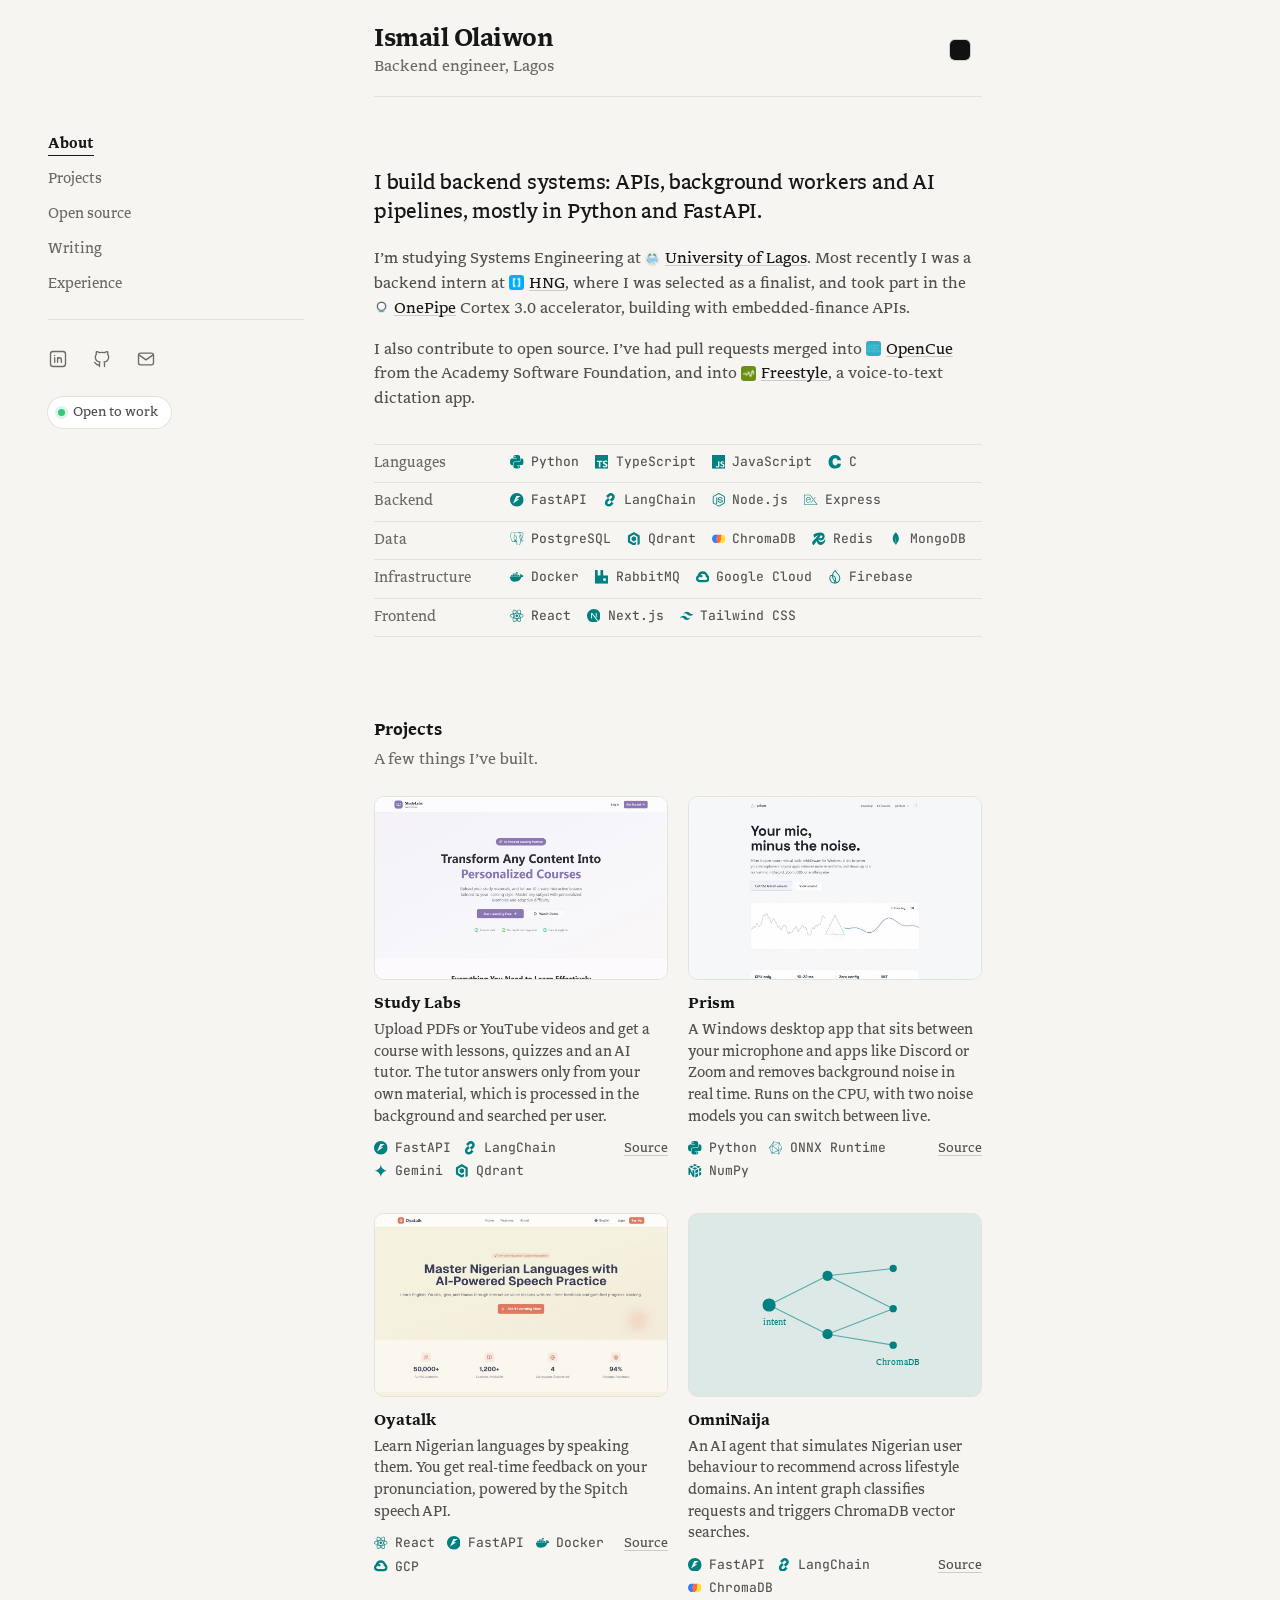
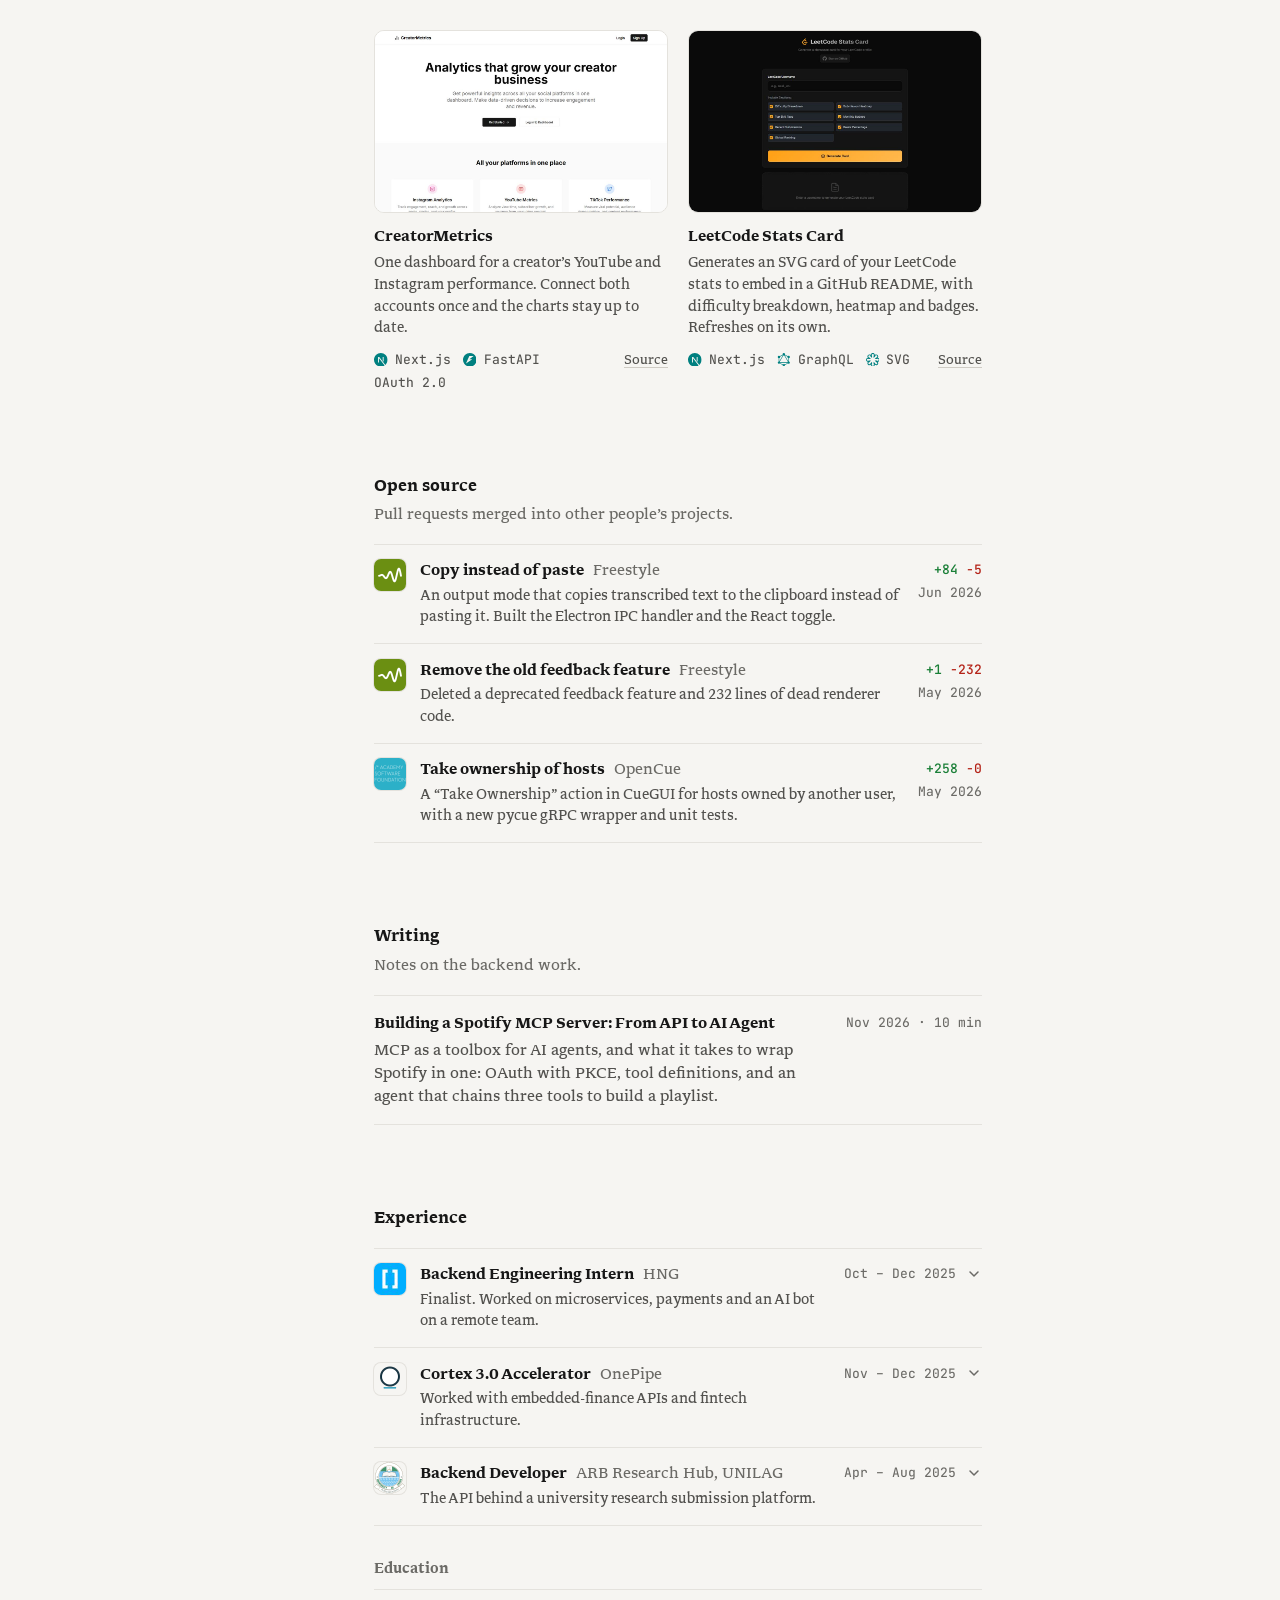
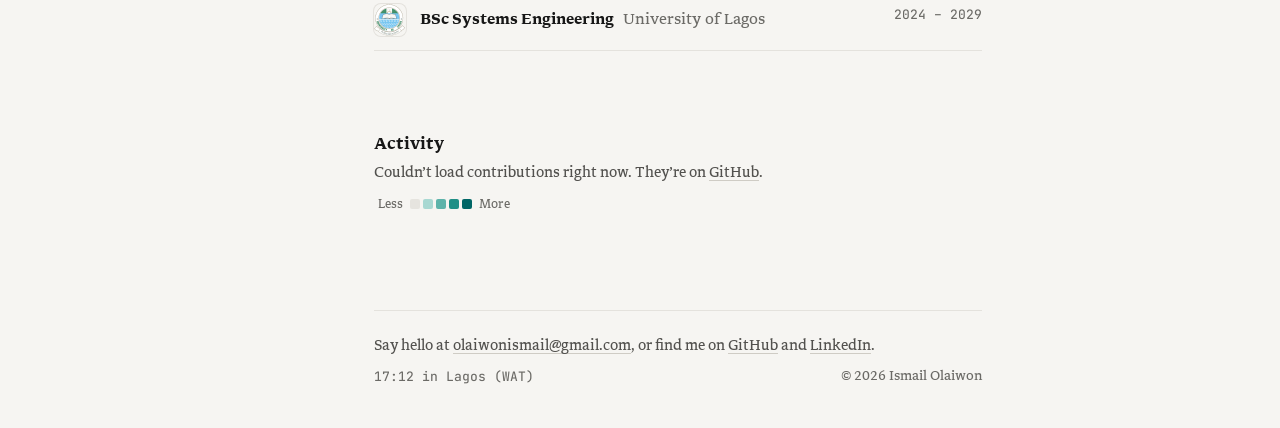
<file: index.html>
<!DOCTYPE html>
<html lang="en">

<head>
  <meta charset="UTF-8">
  <meta name="viewport" content="width=device-width, initial-scale=1.0">
  <title>Ismail Olaiwon — Backend Engineer in Lagos</title>
  <meta name="description"
    content="Ismail Olaiwon is a backend-focused full stack engineer in Lagos, Nigeria, building APIs, background workers and AI pipelines with Python, FastAPI and React.">
  <meta name="theme-color" content="#F6F5F2" media="(prefers-color-scheme: light)">
  <meta name="theme-color" content="#111113" media="(prefers-color-scheme: dark)">

  <!-- Apply saved theme before first paint -->
  <script>
    try {
      var savedTheme = localStorage.getItem('theme');
      if (savedTheme === 'light' || savedTheme === 'dark') document.documentElement.dataset.theme = savedTheme;
    } catch (e) {}
  </script>

  <link rel="canonical" href="https://olaiwon-ismail.vercel.app/">

  <!-- Open Graph -->
  <meta property="og:type" content="website">
  <meta property="og:title" content="Ismail Olaiwon — Backend Engineer in Lagos">
  <meta property="og:description" content="Backend-focused full stack engineer in Lagos, Nigeria. APIs, background workers and AI pipelines, mostly in Python and FastAPI.">
  <meta property="og:url" content="https://olaiwon-ismail.vercel.app/">
  <meta property="og:image" content="https://olaiwon-ismail.vercel.app/profile.jpg">
  <meta property="og:site_name" content="Ismail Olaiwon">
  <meta property="og:locale" content="en_US">

  <meta name="twitter:card" content="summary">
  <meta name="twitter:title" content="Ismail Olaiwon — Backend Engineer in Lagos">
  <meta name="twitter:description" content="Backend-focused full stack engineer in Lagos, Nigeria. APIs, background workers and AI pipelines, mostly in Python and FastAPI.">
  <meta name="twitter:image" content="https://olaiwon-ismail.vercel.app/profile.jpg">

  <!-- No favicon: an empty data URI tells the browser to show no tab icon
       and stops it falling back to a cached or auto-requested /favicon.ico. -->
  <link rel="icon" href="data:,">
  <link rel="apple-touch-icon" href="images/apple-touch-icon.png">

  <link rel="preload" href="fonts/Libron-Regular.woff2" as="font" type="font/woff2" crossorigin>
  <link rel="preload" href="fonts/Libron-Bold.woff2" as="font" type="font/woff2" crossorigin>
  <link rel="preload" href="fonts/JetBrainsMono.woff2" as="font" type="font/woff2" crossorigin>
  <link rel="preconnect" href="https://github-contributions-api.jogruber.de" crossorigin>

  <link rel="stylesheet" href="styles.css">

  <script type="application/ld+json">
  {
    "@context": "https://schema.org",
    "@type": "Person",
    "name": "Ismail Olaiwon",
    "jobTitle": "Backend-focused Full Stack Engineer",
    "url": "https://olaiwon-ismail.vercel.app",
    "image": "https://olaiwon-ismail.vercel.app/profile.jpg",
    "email": "mailto:olaiwonismail@gmail.com",
    "address": { "@type": "PostalAddress", "addressLocality": "Lagos", "addressCountry": "NG" },
    "alumniOf": { "@type": "CollegeOrUniversity", "name": "University of Lagos" },
    "knowsAbout": ["Python", "FastAPI", "React", "Next.js", "TypeScript", "Node.js", "PostgreSQL", "Redis", "RabbitMQ", "Docker", "Google Cloud", "LangChain"],
    "sameAs": [
      "https://github.com/olaiwonismail",
      "https://www.linkedin.com/in/ismail-olaiwon-186938324/"
    ]
  }
  </script>
</head>

<body>
  <svg xmlns="http://www.w3.org/2000/svg" class="icon-sprite" aria-hidden="true" focusable="false"><symbol id="i-c" viewBox="0 0 24 24"><path d="M16.5921 9.1962s-.354-3.298-3.627-3.39c-3.2741-.09-4.9552 2.474-4.9552 6.14 0 3.6651 1.858 6.5972 5.0451 6.5972 3.184 0 3.5381-3.665 3.5381-3.665l6.1041.365s.36 3.31-2.196 5.836c-2.552 2.5241-5.6901 2.9371-7.8762 2.9201-2.19-.017-5.2261.034-8.1602-2.97-2.938-3.0101-3.436-5.9302-3.436-8.8002 0-2.8701.556-6.6702 4.047-9.5502C7.444.72 9.849 0 12.254 0c10.0422 0 10.7172 9.2602 10.7172 9.2602z"/></symbol><symbol id="i-docker" viewBox="0 0 24 24"><path d="M13.983 11.078h2.119a.186.186 0 00.186-.185V9.006a.186.186 0 00-.186-.186h-2.119a.185.185 0 00-.185.185v1.888c0 .102.083.185.185.185m-2.954-5.43h2.118a.186.186 0 00.186-.186V3.574a.186.186 0 00-.186-.185h-2.118a.185.185 0 00-.185.185v1.888c0 .102.082.185.185.185m0 2.716h2.118a.187.187 0 00.186-.186V6.29a.186.186 0 00-.186-.185h-2.118a.185.185 0 00-.185.185v1.887c0 .102.082.185.185.186m-2.93 0h2.12a.186.186 0 00.184-.186V6.29a.185.185 0 00-.185-.185H8.1a.185.185 0 00-.185.185v1.887c0 .102.083.185.185.186m-2.964 0h2.119a.186.186 0 00.185-.186V6.29a.185.185 0 00-.185-.185H5.136a.186.186 0 00-.186.185v1.887c0 .102.084.185.186.186m5.893 2.715h2.118a.186.186 0 00.186-.185V9.006a.186.186 0 00-.186-.186h-2.118a.185.185 0 00-.185.185v1.888c0 .102.082.185.185.185m-2.93 0h2.12a.185.185 0 00.184-.185V9.006a.185.185 0 00-.184-.186h-2.12a.185.185 0 00-.184.185v1.888c0 .102.083.185.185.185m-2.964 0h2.119a.185.185 0 00.185-.185V9.006a.185.185 0 00-.184-.186h-2.12a.186.186 0 00-.186.186v1.887c0 .102.084.185.186.185m-2.92 0h2.12a.185.185 0 00.184-.185V9.006a.185.185 0 00-.184-.186h-2.12a.185.185 0 00-.184.185v1.888c0 .102.082.185.185.185M23.763 9.89c-.065-.051-.672-.51-1.954-.51-.338.001-.676.03-1.01.087-.248-1.7-1.653-2.53-1.716-2.566l-.344-.199-.226.327c-.284.438-.49.922-.612 1.43-.23.97-.09 1.882.403 2.661-.595.332-1.55.413-1.744.42H.751a.751.751 0 00-.75.748 11.376 11.376 0 00.692 4.062c.545 1.428 1.355 2.48 2.41 3.124 1.18.723 3.1 1.137 5.275 1.137.983.003 1.963-.086 2.93-.266a12.248 12.248 0 003.823-1.389c.98-.567 1.86-1.288 2.61-2.136 1.252-1.418 1.998-2.997 2.553-4.4h.221c1.372 0 2.215-.549 2.68-1.009.309-.293.55-.65.707-1.046l.098-.288Z"/></symbol><symbol id="i-express" viewBox="0 0 24 24"><path d="M12.262 16.666h1.146l6.975-9.325H19.22zm9.778 1.441v.004l-4.334-5.706-.557.74 4.873 6.682H.945V4.173h9.505l5.026 6.7.574-.772-4.374-5.928h.003l-.719-.945H0v17.544h24zM10.917 8.705a3.8 3.8 0 0 0-1.292-1.183q-.796-.45-1.916-.45c-.746 0-1.37.14-1.906.424a3.76 3.76 0 0 0-1.31 1.12 4.9 4.9 0 0 0-.75 1.581 7.17 7.17 0 0 0 0 3.696c.148.567.402 1.101.75 1.573a3.5 3.5 0 0 0 1.31 1.066q.803.39 1.906.389 1.77 0 2.739-.868.966-.867 1.328-2.457h-1.139q-.271 1.084-.977 1.734-.704.651-1.952.65-.812 0-1.392-.342a3.1 3.1 0 0 1-.957-.869 3.5 3.5 0 0 1-.551-1.182 5 5 0 0 1-.17-1.133 9 9 0 0 0-.015-.286 4.5 4.5 0 0 1 .015-.829c.047-.418.147-.83.296-1.223A3.7 3.7 0 0 1 5.54 9.05a2.9 2.9 0 0 1 .922-.742q.541-.28 1.246-.28c.47 0 .869.093 1.23.28q.541.281.922.742.379.461.587 1.057t.225 1.246H5.625l.004.957h6.182a7.3 7.3 0 0 0-.18-1.924 4.9 4.9 0 0 0-.715-1.68z"/></symbol><symbol id="i-fastapi" viewBox="0 0 24 24"><path d="M12 .0387C5.3729.0384.0003 5.3931 0 11.9988c-.001 6.6066 5.372 11.9628 12 11.9625 6.628.0003 12.001-5.3559 12-11.9625-.0003-6.6057-5.3729-11.9604-12-11.96m-.829 5.4153h7.55l-7.5805 5.3284h5.1828L5.279 18.5436q2.9466-6.5444 5.892-13.0896"/></symbol><symbol id="i-firebase" viewBox="0 0 24 24"><path d="M19.455 8.369c-.538-.748-1.778-2.285-3.681-4.569-.826-.991-1.535-1.832-1.884-2.245a146 146 0 0 0-.488-.576l-.207-.245-.113-.133-.022-.032-.01-.005L12.57 0l-.609.488c-1.555 1.246-2.828 2.851-3.681 4.64-.523 1.064-.864 2.105-1.043 3.176-.047.241-.088.489-.121.738-.209-.017-.421-.028-.632-.033-.018-.001-.035-.002-.059-.003a7.46 7.46 0 0 0-2.28.274l-.317.089-.163.286c-.765 1.342-1.198 2.869-1.252 4.416-.07 2.01.477 3.954 1.583 5.625 1.082 1.633 2.61 2.882 4.42 3.611l.236.095.071.025.003-.001a9.59 9.59 0 0 0 2.941.568q.171.006.342.006c1.273 0 2.513-.249 3.69-.742l.008.004.313-.145a9.63 9.63 0 0 0 3.927-3.335c1.01-1.49 1.577-3.234 1.641-5.042.075-2.161-.643-4.304-2.133-6.371m-7.083 6.695c.328 1.244.264 2.44-.191 3.558-1.135-1.12-1.967-2.352-2.475-3.665-.543-1.404-.87-2.74-.974-3.975.48.157.922.366 1.315.622 1.132.737 1.914 1.902 2.325 3.461zm.207 6.022c.482.368.99.712 1.513 1.028-.771.21-1.565.302-2.369.273a8 8 0 0 1-.373-.022c.458-.394.869-.823 1.228-1.279zm1.347-6.431c-.516-1.957-1.527-3.437-3.002-4.398-.647-.421-1.385-.741-2.194-.95.011-.134.026-.268.043-.4.014-.113.03-.216.046-.313.133-.689.332-1.37.589-2.025.099-.25.206-.499.321-.74l.004-.008c.177-.358.376-.719.61-1.105l.092-.152-.003-.001c.544-.851 1.197-1.627 1.942-2.311l.288.341c.672.796 1.304 1.548 1.878 2.237 1.291 1.549 2.966 3.583 3.612 4.48 1.277 1.771 1.893 3.579 1.83 5.375-.049 1.395-.461 2.755-1.195 3.933-.694 1.116-1.661 2.05-2.8 2.708-.636-.318-1.559-.839-2.539-1.599.79-1.575.952-3.28.479-5.072zm-2.575 5.397c-.725.939-1.587 1.55-2.09 1.856-.081-.029-.163-.06-.243-.093l-.065-.026c-1.49-.616-2.747-1.656-3.635-3.01-.907-1.384-1.356-2.993-1.298-4.653.041-1.19.338-2.327.882-3.379.316-.07.638-.114.96-.131l.084-.002c.162-.003.324-.003.478 0 .227.011.454.035.677.07.073 1.513.445 3.145 1.105 4.852.637 1.644 1.694 3.162 3.144 4.515z"/></symbol><symbol id="i-googlecloud" viewBox="0 0 24 24"><path d="M12.19 2.38a9.344 9.344 0 0 0-9.234 6.893c.053-.02-.055.013 0 0-3.875 2.551-3.922 8.11-.247 10.941l.006-.007-.007.03a6.717 6.717 0 0 0 4.077 1.356h5.173l.03.03h5.192c6.687.053 9.376-8.605 3.835-12.35a9.365 9.365 0 0 0-2.821-4.552l-.043.043.006-.05A9.344 9.344 0 0 0 12.19 2.38zm-.358 4.146c1.244-.04 2.518.368 3.486 1.15a5.186 5.186 0 0 1 1.862 4.078v.518c3.53-.07 3.53 5.262 0 5.193h-5.193l-.008.009v-.04H6.785a2.59 2.59 0 0 1-1.067-.23h.001a2.597 2.597 0 1 1 3.437-3.437l3.013-3.012A6.747 6.747 0 0 0 8.11 8.24c.018-.01.04-.026.054-.023a5.186 5.186 0 0 1 3.67-1.69z"/></symbol><symbol id="i-googlegemini" viewBox="0 0 24 24"><path d="M11.04 19.32Q12 21.51 12 24q0-2.49.93-4.68.96-2.19 2.58-3.81t3.81-2.55Q21.51 12 24 12q-2.49 0-4.68-.93a12.3 12.3 0 0 1-3.81-2.58 12.3 12.3 0 0 1-2.58-3.81Q12 2.49 12 0q0 2.49-.96 4.68-.93 2.19-2.55 3.81a12.3 12.3 0 0 1-3.81 2.58Q2.49 12 0 12q2.49 0 4.68.96 2.19.93 3.81 2.55t2.55 3.81"/></symbol><symbol id="i-graphql" viewBox="0 0 24 24"><path d="M12.002 0a2.138 2.138 0 1 0 0 4.277 2.138 2.138 0 1 0 0-4.277zm8.54 4.931a2.138 2.138 0 1 0 0 4.277 2.138 2.138 0 1 0 0-4.277zm0 9.862a2.138 2.138 0 1 0 0 4.277 2.138 2.138 0 1 0 0-4.277zm-8.54 4.931a2.138 2.138 0 1 0 0 4.276 2.138 2.138 0 1 0 0-4.276zm-8.542-4.93a2.138 2.138 0 1 0 0 4.276 2.138 2.138 0 1 0 0-4.277zm0-9.863a2.138 2.138 0 1 0 0 4.277 2.138 2.138 0 1 0 0-4.277zm8.542-3.378L2.953 6.777v10.448l9.049 5.224 9.047-5.224V6.777zm0 1.601 7.66 13.27H4.34zm-1.387.371L3.97 15.037V7.363zm2.774 0 6.646 3.838v7.674zM5.355 17.44h13.293l-6.646 3.836z"/></symbol><symbol id="i-javascript" viewBox="0 0 24 24"><path d="M0 0h24v24H0V0zm22.034 18.276c-.175-1.095-.888-2.015-3.003-2.873-.736-.345-1.554-.585-1.797-1.14-.091-.33-.105-.51-.046-.705.15-.646.915-.84 1.515-.66.39.12.75.42.976.9 1.034-.676 1.034-.676 1.755-1.125-.27-.42-.404-.601-.586-.78-.63-.705-1.469-1.065-2.834-1.034l-.705.089c-.676.165-1.32.525-1.71 1.005-1.14 1.291-.811 3.541.569 4.471 1.365 1.02 3.361 1.244 3.616 2.205.24 1.17-.87 1.545-1.966 1.41-.811-.18-1.26-.586-1.755-1.336l-1.83 1.051c.21.48.45.689.81 1.109 1.74 1.756 6.09 1.666 6.871-1.004.029-.09.24-.705.074-1.65l.046.067zm-8.983-7.245h-2.248c0 1.938-.009 3.864-.009 5.805 0 1.232.063 2.363-.138 2.711-.33.689-1.18.601-1.566.48-.396-.196-.597-.466-.83-.855-.063-.105-.11-.196-.127-.196l-1.825 1.125c.305.63.75 1.172 1.324 1.517.855.51 2.004.675 3.207.405.783-.226 1.458-.691 1.811-1.411.51-.93.402-2.07.397-3.346.012-2.054 0-4.109 0-6.179l.004-.056z"/></symbol><symbol id="i-langchain" viewBox="0 0 24 24"><path d="M13.796 0a6.93 6.93 0 0 0-4.91 2.019L5.451 5.455l3.273 3.27 3.432-3.432a2.284 2.284 0 0 1 3.277 0 2.28 2.28 0 0 1 0 3.275L12 12.001l3.273 3.273 3.433-3.435c2.692-2.692 2.692-7.127 0-9.82A6.92 6.92 0 0 0 13.796 0m-5.07 8.728-3.433 3.434c-2.692 2.693-2.692 7.126 0 9.819A6.92 6.92 0 0 0 10.203 24a6.93 6.93 0 0 0 4.911-2.02l3.432-3.432-3.271-3.272-3.433 3.433a2.284 2.284 0 0 1-3.277 0 2.28 2.28 0 0 1 0-3.276L12 12z"/></symbol><symbol id="i-mongodb" viewBox="0 0 24 24"><path d="M17.193 9.555c-1.264-5.58-4.252-7.414-4.573-8.115-.28-.394-.53-.954-.735-1.44-.036.495-.055.685-.523 1.184-.723.566-4.438 3.682-4.74 10.02-.282 5.912 4.27 9.435 4.888 9.884l.07.05A73.49 73.49 0 0111.91 24h.481c.114-1.032.284-2.056.51-3.07.417-.296.604-.463.85-.693a11.342 11.342 0 003.639-8.464c.01-.814-.103-1.662-.197-2.218zm-5.336 8.195s0-8.291.275-8.29c.213 0 .49 10.695.49 10.695-.381-.045-.765-1.76-.765-2.405z"/></symbol><symbol id="i-nextdotjs" viewBox="0 0 24 24"><path d="M18.665 21.978C16.758 23.255 14.465 24 12 24 5.377 24 0 18.623 0 12S5.377 0 12 0s12 5.377 12 12c0 3.583-1.574 6.801-4.067 9.001L9.219 7.2H7.2v9.596h1.615V9.251l9.85 12.727Zm-3.332-8.533 1.6 2.061V7.2h-1.6v6.245Z"/></symbol><symbol id="i-nodedotjs" viewBox="0 0 24 24"><path d="M11.998,24c-0.321,0-0.641-0.084-0.922-0.247l-2.936-1.737c-0.438-0.245-0.224-0.332-0.08-0.383 c0.585-0.203,0.703-0.25,1.328-0.604c0.065-0.037,0.151-0.023,0.218,0.017l2.256,1.339c0.082,0.045,0.197,0.045,0.272,0l8.795-5.076 c0.082-0.047,0.134-0.141,0.134-0.238V6.921c0-0.099-0.053-0.192-0.137-0.242l-8.791-5.072c-0.081-0.047-0.189-0.047-0.271,0 L3.075,6.68C2.99,6.729,2.936,6.825,2.936,6.921v10.15c0,0.097,0.054,0.189,0.139,0.235l2.409,1.392 c1.307,0.654,2.108-0.116,2.108-0.89V7.787c0-0.142,0.114-0.253,0.256-0.253h1.115c0.139,0,0.255,0.112,0.255,0.253v10.021 c0,1.745-0.95,2.745-2.604,2.745c-0.508,0-0.909,0-2.026-0.551L2.28,18.675c-0.57-0.329-0.922-0.945-0.922-1.604V6.921 c0-0.659,0.353-1.275,0.922-1.603l8.795-5.082c0.557-0.315,1.296-0.315,1.848,0l8.794,5.082c0.57,0.329,0.924,0.944,0.924,1.603 v10.15c0,0.659-0.354,1.273-0.924,1.604l-8.794,5.078C12.643,23.916,12.324,24,11.998,24z M19.099,13.993 c0-1.9-1.284-2.406-3.987-2.763c-2.731-0.361-3.009-0.548-3.009-1.187c0-0.528,0.235-1.233,2.258-1.233 c1.807,0,2.473,0.389,2.747,1.607c0.024,0.115,0.129,0.199,0.247,0.199h1.141c0.071,0,0.138-0.031,0.186-0.081 c0.048-0.054,0.074-0.123,0.067-0.196c-0.177-2.098-1.571-3.076-4.388-3.076c-2.508,0-4.004,1.058-4.004,2.833 c0,1.925,1.488,2.457,3.895,2.695c2.88,0.282,3.103,0.703,3.103,1.269c0,0.983-0.789,1.402-2.642,1.402 c-2.327,0-2.839-0.584-3.011-1.742c-0.02-0.124-0.126-0.215-0.253-0.215h-1.137c-0.141,0-0.254,0.112-0.254,0.253 c0,1.482,0.806,3.248,4.655,3.248C17.501,17.007,19.099,15.91,19.099,13.993z"/></symbol><symbol id="i-numpy" viewBox="0 0 24 24"><path d="M10.315 4.876L6.3048 2.8517l-4.401 2.1965 4.1186 2.0683zm1.8381.9277l4.2045 2.1223-4.3622 2.1906-4.125-2.0718zm5.6153-2.9213l4.3193 2.1658-3.863 1.9402-4.2131-2.1252zm-1.859-.9329L12.021 0 8.1742 1.9193l4.0068 2.0208zm-3.0401 16.7443V24l4.7107-2.3507-.0053-5.3085zm4.7037-4.2057l-.0052-5.2528-4.6985 2.3356v5.2546zm5.6553-.9845v5.327l-4.0178 2.0052-.0029-5.3028zm0-1.8626V6.4214l-4.0253 2.001.0034 5.2633zM11.2062 11.571L8.0333 9.9756v6.895s-3.8804-8.2564-4.2399-8.998c-.0463-.0957-.2371-.2007-.2858-.2262C2.8118 7.2812.773 6.2485.773 6.2485V18.43l2.8204 1.5076v-6.3674s3.8392 7.3775 3.878 7.458c.0389.0807.4245.8582.8362 1.1314.5485.363 2.8992 1.7766 2.8992 1.7766z"/></symbol><symbol id="i-onnx" viewBox="0 0 24 24"><path d="M23.0325 11.2963c-.0503 0-.1006 0-.1508.0126l-4.021-7.4387c.0754-.1383.1131-.289.1131-.4524 0-.5403-.4398-.9675-.9675-.9675-.2765 0-.5278.113-.7037.3015L9.286 1.156C9.2357.6785 8.821.3016 8.3184.3016c-.5277 0-.9675.4398-.9675.9675 0 .1634.0377.3141.113.4524l-6.245 8.9591c-.0753-.0251-.1633-.0377-.2513-.0377-.5403 0-.9675.4398-.9675.9676 0 .5403.4398.9675.9675.9675h.0377l3.3676 8.3309c-.0503.1257-.088.2639-.088.402 0 .5404.4398.9676.9676.9676.2764 0 .5277-.113.7036-.3015l10.1152.9926c.1005.4273.49.7288.9424.7288.5403 0 .9676-.4398.9676-.9675 0-.2388-.088-.465-.2262-.6283l5.1141-8.8712c.0503.0126.1005.0126.1634.0126.5403 0 .9675-.4398.9675-.9676 0-.5403-.4272-.98-.9675-.98zM17.2272 4.021c.1131.1508.2765.264.4524.3267l-1.533 11.5728c-.1005.0252-.1885.0503-.2764.1005L7.4513 8.708c.0251-.0754.0377-.1634.0377-.2514 0-.0628-.0126-.1256-.0126-.1884zm4.8754 8.5068l-5.177 3.556a1.105 1.105 0 0 0-.1256-.0753L18.3455 4.335h.0126l3.9456 7.288c-.1508.1759-.2388.3895-.2388.6408 0 .1005.0126.1885.0377.2638zM6.3832 7.5016c-.4649.0754-.8293.4775-.8293.955v.0628l-3.4555 2.0481 5.378-7.7026zm.3519 1.91c.1256-.0252.2513-.088.3518-.1634l8.356 7.2628c-.0377.113-.0628.2262-.0628.3518v.0503l-9.311 3.845c-.1382-.201-.3518-.3518-.6031-.402zm8.8963 8.1172c.1257.1382.3016.2513.5026.289l.465 4.046c-.201.1006-.3519.264-.4524.4524l-9.8136-.955zm1.1435.2136c.3267-.1633.5403-.49.5403-.867 0-.088-.0126-.1634-.0377-.2513l4.7372-3.2545-4.8 8.331zm.2513-14.3497l-9.889 4.31-.1131-.0755 1.2565-5.3906h.0377c.3393 0 .6409-.1759.8168-.4397l7.891 1.5706zM1.935 11.6105c0-.0629-.0126-.1257-.0126-.1885l3.9079-2.2995c.0754.0754.1633.1508.2638.201L4.8252 20.243l-3.2043-7.9036c.1885-.176.3142-.4398.3142-.7288Z"/></symbol><symbol id="i-postgresql" viewBox="0 0 24 24"><path d="M23.5594 14.7228a.5269.5269 0 0 0-.0563-.1191c-.139-.2632-.4768-.3418-1.0074-.2321-1.6533.3411-2.2935.1312-2.5256-.0191 1.342-2.0482 2.445-4.522 3.0411-6.8297.2714-1.0507.7982-3.5237.1222-4.7316a1.5641 1.5641 0 0 0-.1509-.235C21.6931.9086 19.8007.0248 17.5099.0005c-1.4947-.0158-2.7705.3461-3.1161.4794a9.449 9.449 0 0 0-.5159-.0816 8.044 8.044 0 0 0-1.3114-.1278c-1.1822-.0184-2.2038.2642-3.0498.8406-.8573-.3211-4.7888-1.645-7.2219.0788C.9359 2.1526.3086 3.8733.4302 6.3043c.0409.818.5069 3.334 1.2423 5.7436.4598 1.5065.9387 2.7019 1.4334 3.582.553.9942 1.1259 1.5933 1.7143 1.7895.4474.1491 1.1327.1441 1.8581-.7279.8012-.9635 1.5903-1.8258 1.9446-2.2069.4351.2355.9064.3625 1.39.3772a.0569.0569 0 0 0 .0004.0041 11.0312 11.0312 0 0 0-.2472.3054c-.3389.4302-.4094.5197-1.5002.7443-.3102.064-1.1344.2339-1.1464.8115-.0025.1224.0329.2309.0919.3268.2269.4231.9216.6097 1.015.6331 1.3345.3335 2.5044.092 3.3714-.6787-.017 2.231.0775 4.4174.3454 5.0874.2212.5529.7618 1.9045 2.4692 1.9043.2505 0 .5263-.0291.8296-.0941 1.7819-.3821 2.5557-1.1696 2.855-2.9059.1503-.8707.4016-2.8753.5388-4.1012.0169-.0703.0357-.1207.057-.1362.0007-.0005.0697-.0471.4272.0307a.3673.3673 0 0 0 .0443.0068l.2539.0223.0149.001c.8468.0384 1.9114-.1426 2.5312-.4308.6438-.2988 1.8057-1.0323 1.5951-1.6698zM2.371 11.8765c-.7435-2.4358-1.1779-4.8851-1.2123-5.5719-.1086-2.1714.4171-3.6829 1.5623-4.4927 1.8367-1.2986 4.8398-.5408 6.108-.13-.0032.0032-.0066.0061-.0098.0094-2.0238 2.044-1.9758 5.536-1.9708 5.7495-.0002.0823.0066.1989.0162.3593.0348.5873.0996 1.6804-.0735 2.9184-.1609 1.1504.1937 2.2764.9728 3.0892.0806.0841.1648.1631.2518.2374-.3468.3714-1.1004 1.1926-1.9025 2.1576-.5677.6825-.9597.5517-1.0886.5087-.3919-.1307-.813-.5871-1.2381-1.3223-.4796-.839-.9635-2.0317-1.4155-3.5126zm6.0072 5.0871c-.1711-.0428-.3271-.1132-.4322-.1772.0889-.0394.2374-.0902.4833-.1409 1.2833-.2641 1.4815-.4506 1.9143-1.0002.0992-.126.2116-.2687.3673-.4426a.3549.3549 0 0 0 .0737-.1298c.1708-.1513.2724-.1099.4369-.0417.156.0646.3078.26.3695.4752.0291.1016.0619.2945-.0452.4444-.9043 1.2658-2.2216 1.2494-3.1676 1.0128zm2.094-3.988-.0525.141c-.133.3566-.2567.6881-.3334 1.003-.6674-.0021-1.3168-.2872-1.8105-.8024-.6279-.6551-.9131-1.5664-.7825-2.5004.1828-1.3079.1153-2.4468.079-3.0586-.005-.0857-.0095-.1607-.0122-.2199.2957-.2621 1.6659-.9962 2.6429-.7724.4459.1022.7176.4057.8305.928.5846 2.7038.0774 3.8307-.3302 4.7363-.084.1866-.1633.3629-.2311.5454zm7.3637 4.5725c-.0169.1768-.0358.376-.0618.5959l-.146.4383a.3547.3547 0 0 0-.0182.1077c-.0059.4747-.054.6489-.115.8693-.0634.2292-.1353.4891-.1794 1.0575-.11 1.4143-.8782 2.2267-2.4172 2.5565-1.5155.3251-1.7843-.4968-2.0212-1.2217a6.5824 6.5824 0 0 0-.0769-.2266c-.2154-.5858-.1911-1.4119-.1574-2.5551.0165-.5612-.0249-1.9013-.3302-2.6462.0044-.2932.0106-.5909.019-.8918a.3529.3529 0 0 0-.0153-.1126 1.4927 1.4927 0 0 0-.0439-.208c-.1226-.4283-.4213-.7866-.7797-.9351-.1424-.059-.4038-.1672-.7178-.0869.067-.276.1831-.5875.309-.9249l.0529-.142c.0595-.16.134-.3257.213-.5012.4265-.9476 1.0106-2.2453.3766-5.1772-.2374-1.0981-1.0304-1.6343-2.2324-1.5098-.7207.0746-1.3799.3654-1.7088.5321a5.6716 5.6716 0 0 0-.1958.1041c.0918-1.1064.4386-3.1741 1.7357-4.4823a4.0306 4.0306 0 0 1 .3033-.276.3532.3532 0 0 0 .1447-.0644c.7524-.5706 1.6945-.8506 2.802-.8325.4091.0067.8017.0339 1.1742.081 1.939.3544 3.2439 1.4468 4.0359 2.3827.8143.9623 1.2552 1.9315 1.4312 2.4543-1.3232-.1346-2.2234.1268-2.6797.779-.9926 1.4189.543 4.1729 1.2811 5.4964.1353.2426.2522.4522.2889.5413.2403.5825.5515.9713.7787 1.2552.0696.087.1372.1714.1885.245-.4008.1155-1.1208.3825-1.0552 1.717-.0123.1563-.0423.4469-.0834.8148-.0461.2077-.0702.4603-.0994.7662zm.8905-1.6211c-.0405-.8316.2691-.9185.5967-1.0105a2.8566 2.8566 0 0 0 .135-.0406 1.202 1.202 0 0 0 .1342.103c.5703.3765 1.5823.4213 3.0068.1344-.2016.1769-.5189.3994-.9533.6011-.4098.1903-1.0957.333-1.7473.3636-.7197.0336-1.0859-.0807-1.1721-.151zm.5695-9.2712c-.0059.3508-.0542.6692-.1054 1.0017-.055.3576-.112.7274-.1264 1.1762-.0142.4368.0404.8909.0932 1.3301.1066.887.216 1.8003-.2075 2.7014a3.5272 3.5272 0 0 1-.1876-.3856c-.0527-.1276-.1669-.3326-.3251-.6162-.6156-1.1041-2.0574-3.6896-1.3193-4.7446.3795-.5427 1.3408-.5661 2.1781-.463zm.2284 7.0137a12.3762 12.3762 0 0 0-.0853-.1074l-.0355-.0444c.7262-1.1995.5842-2.3862.4578-3.4385-.0519-.4318-.1009-.8396-.0885-1.2226.0129-.4061.0666-.7543.1185-1.0911.0639-.415.1288-.8443.1109-1.3505.0134-.0531.0188-.1158.0118-.1902-.0457-.4855-.5999-1.938-1.7294-3.253-.6076-.7073-1.4896-1.4972-2.6889-2.0395.5251-.1066 1.2328-.2035 2.0244-.1859 2.0515.0456 3.6746.8135 4.8242 2.2824a.908.908 0 0 1 .0667.1002c.7231 1.3556-.2762 6.2751-2.9867 10.5405zm-8.8166-6.1162c-.025.1794-.3089.4225-.6211.4225a.5821.5821 0 0 1-.0809-.0056c-.1873-.026-.3765-.144-.5059-.3156-.0458-.0605-.1203-.178-.1055-.2844.0055-.0401.0261-.0985.0925-.1488.1182-.0894.3518-.1226.6096-.0867.3163.0441.6426.1938.6113.4186zm7.9305-.4114c.0111.0792-.049.201-.1531.3102-.0683.0717-.212.1961-.4079.2232a.5456.5456 0 0 1-.075.0052c-.2935 0-.5414-.2344-.5607-.3717-.024-.1765.2641-.3106.5611-.352.297-.0414.6111.0088.6356.1851z"/></symbol><symbol id="i-python" viewBox="0 0 24 24"><path d="M14.25.18l.9.2.73.26.59.3.45.32.34.34.25.34.16.33.1.3.04.26.02.2-.01.13V8.5l-.05.63-.13.55-.21.46-.26.38-.3.31-.33.25-.35.19-.35.14-.33.1-.3.07-.26.04-.21.02H8.77l-.69.05-.59.14-.5.22-.41.27-.33.32-.27.35-.2.36-.15.37-.1.35-.07.32-.04.27-.02.21v3.06H3.17l-.21-.03-.28-.07-.32-.12-.35-.18-.36-.26-.36-.36-.35-.46-.32-.59-.28-.73-.21-.88-.14-1.05-.05-1.23.06-1.22.16-1.04.24-.87.32-.71.36-.57.4-.44.42-.33.42-.24.4-.16.36-.1.32-.05.24-.01h.16l.06.01h8.16v-.83H6.18l-.01-2.75-.02-.37.05-.34.11-.31.17-.28.25-.26.31-.23.38-.2.44-.18.51-.15.58-.12.64-.1.71-.06.77-.04.84-.02 1.27.05zm-6.3 1.98l-.23.33-.08.41.08.41.23.34.33.22.41.09.41-.09.33-.22.23-.34.08-.41-.08-.41-.23-.33-.33-.22-.41-.09-.41.09zm13.09 3.95l.28.06.32.12.35.18.36.27.36.35.35.47.32.59.28.73.21.88.14 1.04.05 1.23-.06 1.23-.16 1.04-.24.86-.32.71-.36.57-.4.45-.42.33-.42.24-.4.16-.36.09-.32.05-.24.02-.16-.01h-8.22v.82h5.84l.01 2.76.02.36-.05.34-.11.31-.17.29-.25.25-.31.24-.38.2-.44.17-.51.15-.58.13-.64.09-.71.07-.77.04-.84.01-1.27-.04-1.07-.14-.9-.2-.73-.25-.59-.3-.45-.33-.34-.34-.25-.34-.16-.33-.1-.3-.04-.25-.02-.2.01-.13v-5.34l.05-.64.13-.54.21-.46.26-.38.3-.32.33-.24.35-.2.35-.14.33-.1.3-.06.26-.04.21-.02.13-.01h5.84l.69-.05.59-.14.5-.21.41-.28.33-.32.27-.35.2-.36.15-.36.1-.35.07-.32.04-.28.02-.21V6.07h2.09l.14.01zm-6.47 14.25l-.23.33-.08.41.08.41.23.33.33.23.41.08.41-.08.33-.23.23-.33.08-.41-.08-.41-.23-.33-.33-.23-.41-.08-.41.08z"/></symbol><symbol id="i-qdrant" viewBox="0 0 24 24"><path d="m12 16.5 3.897-2.25v-4.5L12 7.5 8.103 9.75v4.5zM1.607 18 12 24l3.897-2.25v-4.5L12 19.5l-6.495-3.75v-7.5L12 4.5l6.495 3.75v15L22.393 21V6L12 0 1.607 6Z"/></symbol><symbol id="i-rabbitmq" viewBox="0 0 24 24"><path d="M23.035 9.601h-7.677a.956.956 0 01-.962-.962V.962a.956.956 0 00-.962-.956H10.56a.956.956 0 00-.962.956V8.64a.956.956 0 01-.962.962H5.762a.956.956 0 01-.961-.962V.962A.956.956 0 003.839 0H.959a.956.956 0 00-.956.962v22.076A.956.956 0 00.965 24h22.07a.956.956 0 00.962-.962V10.58a.956.956 0 00-.962-.98zm-3.86 8.152a1.437 1.437 0 01-1.437 1.443h-1.924a1.437 1.437 0 01-1.436-1.443v-1.917a1.437 1.437 0 011.436-1.443h1.924a1.437 1.437 0 011.437 1.443z"/></symbol><symbol id="i-react" viewBox="0 0 24 24"><path d="M14.23 12.004a2.236 2.236 0 0 1-2.235 2.236 2.236 2.236 0 0 1-2.236-2.236 2.236 2.236 0 0 1 2.235-2.236 2.236 2.236 0 0 1 2.236 2.236zm2.648-10.69c-1.346 0-3.107.96-4.888 2.622-1.78-1.653-3.542-2.602-4.887-2.602-.41 0-.783.093-1.106.278-1.375.793-1.683 3.264-.973 6.365C1.98 8.917 0 10.42 0 12.004c0 1.59 1.99 3.097 5.043 4.03-.704 3.113-.39 5.588.988 6.38.32.187.69.275 1.102.275 1.345 0 3.107-.96 4.888-2.624 1.78 1.654 3.542 2.603 4.887 2.603.41 0 .783-.09 1.106-.275 1.374-.792 1.683-3.263.973-6.365C22.02 15.096 24 13.59 24 12.004c0-1.59-1.99-3.097-5.043-4.032.704-3.11.39-5.587-.988-6.38-.318-.184-.688-.277-1.092-.278zm-.005 1.09v.006c.225 0 .406.044.558.127.666.382.955 1.835.73 3.704-.054.46-.142.945-.25 1.44-.96-.236-2.006-.417-3.107-.534-.66-.905-1.345-1.727-2.035-2.447 1.592-1.48 3.087-2.292 4.105-2.295zm-9.77.02c1.012 0 2.514.808 4.11 2.28-.686.72-1.37 1.537-2.02 2.442-1.107.117-2.154.298-3.113.538-.112-.49-.195-.964-.254-1.42-.23-1.868.054-3.32.714-3.707.19-.09.4-.127.563-.132zm4.882 3.05c.455.468.91.992 1.36 1.564-.44-.02-.89-.034-1.345-.034-.46 0-.915.01-1.36.034.44-.572.895-1.096 1.345-1.565zM12 8.1c.74 0 1.477.034 2.202.093.406.582.802 1.203 1.183 1.86.372.64.71 1.29 1.018 1.946-.308.655-.646 1.31-1.013 1.95-.38.66-.773 1.288-1.18 1.87-.728.063-1.466.098-2.21.098-.74 0-1.477-.035-2.202-.093-.406-.582-.802-1.204-1.183-1.86-.372-.64-.71-1.29-1.018-1.946.303-.657.646-1.313 1.013-1.954.38-.66.773-1.286 1.18-1.868.728-.064 1.466-.098 2.21-.098zm-3.635.254c-.24.377-.48.763-.704 1.16-.225.39-.435.782-.635 1.174-.265-.656-.49-1.31-.676-1.947.64-.15 1.315-.283 2.015-.386zm7.26 0c.695.103 1.365.23 2.006.387-.18.632-.405 1.282-.66 1.933-.2-.39-.41-.783-.64-1.174-.225-.392-.465-.774-.705-1.146zm3.063.675c.484.15.944.317 1.375.498 1.732.74 2.852 1.708 2.852 2.476-.005.768-1.125 1.74-2.857 2.475-.42.18-.88.342-1.355.493-.28-.958-.646-1.956-1.1-2.98.45-1.017.81-2.01 1.085-2.964zm-13.395.004c.278.96.645 1.957 1.1 2.98-.45 1.017-.812 2.01-1.086 2.964-.484-.15-.944-.318-1.37-.5-1.732-.737-2.852-1.706-2.852-2.474 0-.768 1.12-1.742 2.852-2.476.42-.18.88-.342 1.356-.494zm11.678 4.28c.265.657.49 1.312.676 1.948-.64.157-1.316.29-2.016.39.24-.375.48-.762.705-1.158.225-.39.435-.788.636-1.18zm-9.945.02c.2.392.41.783.64 1.175.23.39.465.772.705 1.143-.695-.102-1.365-.23-2.006-.386.18-.63.406-1.282.66-1.933zM17.92 16.32c.112.493.2.968.254 1.423.23 1.868-.054 3.32-.714 3.708-.147.09-.338.128-.563.128-1.012 0-2.514-.807-4.11-2.28.686-.72 1.37-1.536 2.02-2.44 1.107-.118 2.154-.3 3.113-.54zm-11.83.01c.96.234 2.006.415 3.107.532.66.905 1.345 1.727 2.035 2.446-1.595 1.483-3.092 2.295-4.11 2.295-.22-.005-.406-.05-.553-.132-.666-.38-.955-1.834-.73-3.703.054-.46.142-.944.25-1.438zm4.56.64c.44.02.89.034 1.345.034.46 0 .915-.01 1.36-.034-.44.572-.895 1.095-1.345 1.565-.455-.47-.91-.993-1.36-1.565z"/></symbol><symbol id="i-redis" viewBox="0 0 24 24"><path d="M22.71 13.145c-1.66 2.092-3.452 4.483-7.038 4.483-3.203 0-4.397-2.825-4.48-5.12.701 1.484 2.073 2.685 4.214 2.63 4.117-.133 6.94-3.852 6.94-7.239 0-4.05-3.022-6.972-8.268-6.972-3.752 0-8.4 1.428-11.455 3.685C2.59 6.937 3.885 9.958 4.35 9.626c2.648-1.904 4.748-3.13 6.784-3.744C8.12 9.244.886 17.05 0 18.425c.1 1.261 1.66 4.648 2.424 4.648.232 0 .431-.133.664-.365a100.49 100.49 0 0 0 5.54-6.765c.222 3.104 1.748 6.898 6.014 6.898 3.819 0 7.604-2.756 9.33-8.965.2-.764-.73-1.361-1.261-.73zm-4.349-5.013c0 1.959-1.926 2.922-3.685 2.922-.941 0-1.664-.247-2.235-.568 1.051-1.592 2.092-3.225 3.21-4.973 1.972.334 2.71 1.43 2.71 2.619z"/></symbol><symbol id="i-svg" viewBox="0 0 24 24"><path d="M12 0c-1.497 0-2.749.965-3.248 2.17a3.45 3.45 0 00-.238 1.416 3.459 3.459 0 00-1.168-.834 3.508 3.508 0 00-1.463-.256 3.513 3.513 0 00-2.367 1.02c-1.06 1.058-1.263 2.625-.764 3.83.179.432.47.82.82 1.154a3.49 3.49 0 00-1.402.252C.965 9.251 0 10.502 0 12c0 1.497.965 2.749 2.17 3.248.437.181.924.25 1.414.236-.357.338-.65.732-.832 1.17-.499 1.205-.295 2.772.764 3.83 1.058 1.06 2.625 1.263 3.83.764.437-.181.83-.476 1.168-.832-.014.49.057.977.238 1.414C9.251 23.035 10.502 24 12 24c1.497 0 2.749-.965 3.248-2.17a3.45 3.45 0 00.238-1.416c.338.356.73.653 1.168.834 1.205.499 2.772.295 3.83-.764 1.06-1.058 1.263-2.625.764-3.83a3.459 3.459 0 00-.834-1.168 3.45 3.45 0 001.416-.238C23.035 14.749 24 13.498 24 12c0-1.497-.965-2.749-2.17-3.248a3.455 3.455 0 00-1.414-.236c.357-.338.65-.732.832-1.17.499-1.205.295-2.772-.764-3.83a3.513 3.513 0 00-2.367-1.02 3.508 3.508 0 00-1.463.256c-.437.181-.83.475-1.168.832a3.45 3.45 0 00-.238-1.414C14.749.965 13.498 0 12 0zm-.041 1.613a1.902 1.902 0 011.387 3.246v3.893L16.098 6A1.902 1.902 0 1118 7.902l-2.752 2.752h3.893a1.902 1.902 0 110 2.692h-3.893L18 16.098A1.902 1.902 0 1116.098 18l-2.752-2.752v3.893a1.902 1.902 0 11-2.692 0v-3.893L7.902 18A1.902 1.902 0 116 16.098l2.752-2.752H4.859a1.902 1.902 0 110-2.692h3.893L6 7.902A1.902 1.902 0 117.902 6l2.752 2.752V4.859a1.902 1.902 0 011.305-3.246z"/></symbol><symbol id="i-tailwindcss" viewBox="0 0 24 24"><path d="M12.001,4.8c-3.2,0-5.2,1.6-6,4.8c1.2-1.6,2.6-2.2,4.2-1.8c0.913,0.228,1.565,0.89,2.288,1.624 C13.666,10.618,15.027,12,18.001,12c3.2,0,5.2-1.6,6-4.8c-1.2,1.6-2.6,2.2-4.2,1.8c-0.913-0.228-1.565-0.89-2.288-1.624 C16.337,6.182,14.976,4.8,12.001,4.8z M6.001,12c-3.2,0-5.2,1.6-6,4.8c1.2-1.6,2.6-2.2,4.2-1.8c0.913,0.228,1.565,0.89,2.288,1.624 c1.177,1.194,2.538,2.576,5.512,2.576c3.2,0,5.2-1.6,6-4.8c-1.2,1.6-2.6,2.2-4.2,1.8c-0.913-0.228-1.565-0.89-2.288-1.624 C10.337,13.382,8.976,12,6.001,12z"/></symbol><symbol id="i-typescript" viewBox="0 0 24 24"><path d="M1.125 0C.502 0 0 .502 0 1.125v21.75C0 23.498.502 24 1.125 24h21.75c.623 0 1.125-.502 1.125-1.125V1.125C24 .502 23.498 0 22.875 0zm17.363 9.75c.612 0 1.154.037 1.627.111a6.38 6.38 0 0 1 1.306.34v2.458a3.95 3.95 0 0 0-.643-.361 5.093 5.093 0 0 0-.717-.26 5.453 5.453 0 0 0-1.426-.2c-.3 0-.573.028-.819.086a2.1 2.1 0 0 0-.623.242c-.17.104-.3.229-.393.374a.888.888 0 0 0-.14.49c0 .196.053.373.156.529.104.156.252.304.443.444s.423.276.696.41c.273.135.582.274.926.416.47.197.892.407 1.266.628.374.222.695.473.963.753.268.279.472.598.614.957.142.359.214.776.214 1.253 0 .657-.125 1.21-.373 1.656a3.033 3.033 0 0 1-1.012 1.085 4.38 4.38 0 0 1-1.487.596c-.566.12-1.163.18-1.79.18a9.916 9.916 0 0 1-1.84-.164 5.544 5.544 0 0 1-1.512-.493v-2.63a5.033 5.033 0 0 0 3.237 1.2c.333 0 .624-.03.872-.09.249-.06.456-.144.623-.25.166-.108.29-.234.373-.38a1.023 1.023 0 0 0-.074-1.089 2.12 2.12 0 0 0-.537-.5 5.597 5.597 0 0 0-.807-.444 27.72 27.72 0 0 0-1.007-.436c-.918-.383-1.602-.852-2.053-1.405-.45-.553-.676-1.222-.676-2.005 0-.614.123-1.141.369-1.582.246-.441.58-.804 1.004-1.089a4.494 4.494 0 0 1 1.47-.629 7.536 7.536 0 0 1 1.77-.201zm-15.113.188h9.563v2.166H9.506v9.646H6.789v-9.646H3.375z"/></symbol><symbol id="i-chromadb" viewBox="0 2.501 52.5 35"><mask id="cm" style="mask-type:luminance" maskUnits="userSpaceOnUse" x="0" y="2.501" width="52.5" height="35"><path d="M52.503 2.501H.003v35h52.5v-35z" fill="#fff"/></mask><g mask="url(#cm)"><path d="M17.503 2.501c-9.665 0-17.5 7.835-17.5 17.5s7.835 17.5 17.5 17.5 17.5-7.835 17.5-17.5-7.835-17.5-17.5-17.5z" fill="#327EFF"/><path d="M35.003 2.501c-9.665 0-17.5 7.835-17.5 17.5s7.835 17.5 17.5 17.5 17.5-7.834 17.5-17.5c0-9.665-7.835-17.5-17.5-17.5z" fill="#FFDE2D"/><path d="M17.503 20.002c0-9.665 7.835-17.5 17.5-17.5v17.5h-17.5z" fill="#FF6446"/><path d="M35.003 20.001c0 9.665-7.835 17.5-17.5 17.5v-17.5h17.5z" fill="#FF6446"/></g></symbol></svg>
  <a class="skip-link" href="#main">Skip to content</a>

  <header class="site-header">
    <div class="column header-row">
      <a class="identity" href="#top">
        <span>
          <span class="identity-name">Ismail Olaiwon</span>
          <span class="identity-role">Backend engineer, Lagos</span>
        </span>
      </a>
      <nav class="nav" aria-label="Main">
        <a href="#projects">Projects</a>
        <a href="#open-source">Open source</a>
        <a href="#writing">Writing</a>
        <a href="#experience">Experience</a>
      </nav>
      <button class="theme-toggle" id="themeToggle" type="button" aria-label="Switch to dark theme">
        <span class="swatch" aria-hidden="true"></span>
      </button>
    </div>
  </header>

  <!-- Sidebar: wide screens only -->
  <aside class="sidebar" aria-label="Sections and links">
    <nav class="side-nav" aria-label="Sections">
      <a href="#top" class="side-link">About</a>
      <a href="#projects" class="side-link">Projects</a>
      <a href="#open-source" class="side-link">Open source</a>
      <a href="#writing" class="side-link">Writing</a>
      <a href="#experience" class="side-link">Experience</a>
    </nav>
    <hr class="side-rule">
    <ul class="side-social" role="list">
      <li><a href="https://www.linkedin.com/in/ismail-olaiwon-186938324/" target="_blank" rel="noopener" aria-label="LinkedIn" title="LinkedIn">
        <svg viewBox="0 0 24 24" width="20" height="20" aria-hidden="true"><rect x="3" y="3" width="18" height="18" rx="3"/><path d="M8 10.5V16M8 7.75v.01M11.5 16v-3.25a2.25 2.25 0 0 1 4.5 0V16M11.5 10.5V16"/></svg>
      </a></li>
      <li><a href="https://github.com/olaiwonismail" target="_blank" rel="noopener" aria-label="GitHub" title="GitHub">
        <svg viewBox="0 0 24 24" width="20" height="20" aria-hidden="true"><path d="M9 19c-4.3 1.4-4.3-2.5-6-3m12 5v-3.5c0-1 .1-1.4-.5-2 2.8-.3 5.5-1.4 5.5-6a4.6 4.6 0 0 0-1.3-3.2 4.2 4.2 0 0 0-.1-3.2s-1.1-.3-3.5 1.3a12.3 12.3 0 0 0-6.2 0C6.5 2.8 5.4 3.1 5.4 3.1a4.2 4.2 0 0 0-.1 3.2A4.6 4.6 0 0 0 4 9.5c0 4.6 2.7 5.7 5.5 6-.6.6-.6 1.2-.5 2V21"/></svg>
      </a></li>
      <li><a href="mailto:olaiwonismail@gmail.com" aria-label="Email" title="Email">
        <svg viewBox="0 0 24 24" width="20" height="20" aria-hidden="true"><rect x="3" y="5" width="18" height="14" rx="2.5"/><path d="M3.5 7l8.5 6 8.5-6"/></svg>
      </a></li>
    </ul>
    <p class="status"><span class="status-dot" aria-hidden="true"></span>Open to work</p>
  </aside>

  <main id="main" class="column">

    <!-- ======== ABOUT ======== -->
    <section class="about" id="top" aria-label="About">
      <h1 class="intro">I build backend systems: APIs, background workers and AI pipelines, mostly in Python and FastAPI.</h1>

      <p>I’m studying Systems Engineering at
        <a class="org" href="https://unilag.edu.ng/" target="_blank" rel="noopener"><img src="images/logos/unilag.png" alt="" width="16" height="16">University of Lagos</a>.
        Most recently I was a backend intern at
        <a class="org" href="https://hng.tech/" target="_blank" rel="noopener"><img src="images/logos/hng.jpg" alt="" width="16" height="16">HNG</a>,
        where I was selected as a finalist, and took part in the
        <a class="org" href="https://onepipe.io/" target="_blank" rel="noopener"><img src="images/logos/onepipe.png" alt="" width="16" height="16">OnePipe</a>
        Cortex&nbsp;3.0 accelerator, building with embedded-finance APIs.</p>

      <p>I also contribute to open source. I’ve had pull requests merged into
        <a class="org" href="https://github.com/AcademySoftwareFoundation/OpenCue" target="_blank" rel="noopener"><img src="images/logos/aswf.png" alt="" width="16" height="16">OpenCue</a>
        from the Academy Software Foundation, and into
        <a class="org" href="https://github.com/freestyle-voice/freestyle" target="_blank" rel="noopener"><img src="images/logos/freestyle.png" alt="" width="16" height="16">Freestyle</a>,
        a voice-to-text dictation app.</p>


      <dl class="stack" translate="no">
        <div><dt>Languages</dt><dd><ul class="tech" role="list"><li><svg class="icon" role="presentation" aria-hidden="true"><use href="#i-python"></use></svg>Python</li><li><svg class="icon" role="presentation" aria-hidden="true"><use href="#i-typescript"></use></svg>TypeScript</li><li><svg class="icon" role="presentation" aria-hidden="true"><use href="#i-javascript"></use></svg>JavaScript</li><li><svg class="icon" role="presentation" aria-hidden="true"><use href="#i-c"></use></svg>C</li></ul></dd></div>
        <div><dt>Backend</dt><dd><ul class="tech" role="list"><li><svg class="icon" role="presentation" aria-hidden="true"><use href="#i-fastapi"></use></svg>FastAPI</li><li><svg class="icon" role="presentation" aria-hidden="true"><use href="#i-langchain"></use></svg>LangChain</li><li><svg class="icon" role="presentation" aria-hidden="true"><use href="#i-nodedotjs"></use></svg>Node.js</li><li><svg class="icon" role="presentation" aria-hidden="true"><use href="#i-express"></use></svg>Express</li></ul></dd></div>
        <div><dt>Data</dt><dd><ul class="tech" role="list"><li><svg class="icon" role="presentation" aria-hidden="true"><use href="#i-postgresql"></use></svg>PostgreSQL</li><li><svg class="icon" role="presentation" aria-hidden="true"><use href="#i-qdrant"></use></svg>Qdrant</li><li><svg class="icon" role="presentation" aria-hidden="true"><use href="#i-chromadb"></use></svg>ChromaDB</li><li><svg class="icon" role="presentation" aria-hidden="true"><use href="#i-redis"></use></svg>Redis</li><li><svg class="icon" role="presentation" aria-hidden="true"><use href="#i-mongodb"></use></svg>MongoDB</li></ul></dd></div>
        <div><dt>Infrastructure</dt><dd><ul class="tech" role="list"><li><svg class="icon" role="presentation" aria-hidden="true"><use href="#i-docker"></use></svg>Docker</li><li><svg class="icon" role="presentation" aria-hidden="true"><use href="#i-rabbitmq"></use></svg>RabbitMQ</li><li><svg class="icon" role="presentation" aria-hidden="true"><use href="#i-googlecloud"></use></svg>Google Cloud</li><li><svg class="icon" role="presentation" aria-hidden="true"><use href="#i-firebase"></use></svg>Firebase</li></ul></dd></div>
        <div><dt>Frontend</dt><dd><ul class="tech" role="list"><li><svg class="icon" role="presentation" aria-hidden="true"><use href="#i-react"></use></svg>React</li><li><svg class="icon" role="presentation" aria-hidden="true"><use href="#i-nextdotjs"></use></svg>Next.js</li><li><svg class="icon" role="presentation" aria-hidden="true"><use href="#i-tailwindcss"></use></svg>Tailwind CSS</li></ul></dd></div>
      </dl>
    </section>

    <!-- ======== PROJECTS ======== -->
    <section class="section" id="projects" aria-labelledby="projects-title">
      <h2 id="projects-title">Projects</h2>
      <p class="section-lede">A few things I’ve built.</p>

      <ul class="project-grid" role="list">
        <li class="project">
          <a class="cover" href="https://studylabs.vercel.app" target="_blank" rel="noopener" tabindex="-1" aria-hidden="true">
            <img src="images/projects/study-labs.jpg" alt="" width="1120" height="700" loading="lazy">
          </a>
          <h3><a href="https://studylabs.vercel.app" target="_blank" rel="noopener">Study Labs</a></h3>
          <p>Upload PDFs or YouTube videos and get a course with lessons, quizzes and an AI tutor. The tutor answers only from your own material, which is processed in the background and searched per user.</p>
          <div class="project-meta"><ul class="tech" translate="no" role="list"><li><svg class="icon" role="presentation" aria-hidden="true"><use href="#i-fastapi"></use></svg>FastAPI</li><li><svg class="icon" role="presentation" aria-hidden="true"><use href="#i-langchain"></use></svg>LangChain</li><li><svg class="icon" role="presentation" aria-hidden="true"><use href="#i-googlegemini"></use></svg>Gemini</li><li><svg class="icon" role="presentation" aria-hidden="true"><use href="#i-qdrant"></use></svg>Qdrant</li></ul> <a href="https://github.com/Olaiwonismail/Study-Labs" target="_blank" rel="noopener">Source</a></div>
        </li>
        <li class="project">
          <a class="cover" href="https://olaiwonismail.github.io/prism/" target="_blank" rel="noopener" tabindex="-1" aria-hidden="true">
            <img src="images/projects/prism.jpg" alt="" width="1120" height="700" loading="lazy">
          </a>
          <h3><a href="https://olaiwonismail.github.io/prism/" target="_blank" rel="noopener">Prism</a></h3>
          <p>A Windows desktop app that sits between your microphone and apps like Discord or Zoom and removes background noise in real time. Runs on the CPU, with two noise models you can switch between live.</p>
          <div class="project-meta"><ul class="tech" translate="no" role="list"><li><svg class="icon" role="presentation" aria-hidden="true"><use href="#i-python"></use></svg>Python</li><li><svg class="icon" role="presentation" aria-hidden="true"><use href="#i-onnx"></use></svg>ONNX Runtime</li><li><svg class="icon" role="presentation" aria-hidden="true"><use href="#i-numpy"></use></svg>NumPy</li></ul> <a href="https://github.com/Olaiwonismail/prism" target="_blank" rel="noopener">Source</a></div>
        </li>
        <li class="project">
          <a class="cover" href="https://oya-talk-xi.vercel.app/" target="_blank" rel="noopener" tabindex="-1" aria-hidden="true">
            <img src="images/projects/oyatalk.jpg" alt="" width="1120" height="700" loading="lazy">
          </a>
          <h3><a href="https://oya-talk-xi.vercel.app/" target="_blank" rel="noopener">Oyatalk</a></h3>
          <p>Learn Nigerian languages by speaking them. You get real-time feedback on your pronunciation, powered by the Spitch speech API.</p>
          <div class="project-meta"><ul class="tech" translate="no" role="list"><li><svg class="icon" role="presentation" aria-hidden="true"><use href="#i-react"></use></svg>React</li><li><svg class="icon" role="presentation" aria-hidden="true"><use href="#i-fastapi"></use></svg>FastAPI</li><li><svg class="icon" role="presentation" aria-hidden="true"><use href="#i-docker"></use></svg>Docker</li><li><svg class="icon" role="presentation" aria-hidden="true"><use href="#i-googlecloud"></use></svg>GCP</li></ul> <a href="https://github.com/Olaiwonismail/oya-talk" target="_blank" rel="noopener">Source</a></div>
        </li>
        <li class="project">
          <a class="cover cover-drawn" href="https://github.com/Olaiwonismail/OmniNaija" target="_blank" rel="noopener" tabindex="-1" aria-hidden="true">
            <svg viewBox="0 0 320 200" role="presentation">
              <g class="edges">
                <path d="M70 100 L150 60 M70 100 L150 140 M150 60 L240 50 M150 60 L240 105 M150 140 L240 105 M150 140 L240 155"/>
              </g>
              <g class="nodes">
                <circle cx="70" cy="100" r="9"/><circle cx="150" cy="60" r="7"/><circle cx="150" cy="140" r="7"/>
                <circle cx="240" cy="50" r="5"/><circle cx="240" cy="105" r="5"/><circle cx="240" cy="155" r="5"/>
              </g>
              <text x="62" y="128">intent</text>
              <text x="216" y="182">ChromaDB</text>
            </svg>
          </a>
          <h3><a href="https://github.com/Olaiwonismail/OmniNaija" target="_blank" rel="noopener">OmniNaija</a></h3>
          <p>An AI agent that simulates Nigerian user behaviour to recommend across lifestyle domains. An intent graph classifies requests and triggers ChromaDB vector searches.</p>
          <div class="project-meta"><ul class="tech" translate="no" role="list"><li><svg class="icon" role="presentation" aria-hidden="true"><use href="#i-fastapi"></use></svg>FastAPI</li><li><svg class="icon" role="presentation" aria-hidden="true"><use href="#i-langchain"></use></svg>LangChain</li><li><svg class="icon" role="presentation" aria-hidden="true"><use href="#i-chromadb"></use></svg>ChromaDB</li></ul> <a href="https://github.com/Olaiwonismail/OmniNaija" target="_blank" rel="noopener">Source</a></div>
        </li>
        <li class="project">
          <a class="cover" href="https://social-dashboard-five-sandy.vercel.app" target="_blank" rel="noopener" tabindex="-1" aria-hidden="true">
            <img src="images/projects/creator-insights.jpg" alt="" width="1120" height="700" loading="lazy">
          </a>
          <h3><a href="https://social-dashboard-five-sandy.vercel.app" target="_blank" rel="noopener">CreatorMetrics</a></h3>
          <p>One dashboard for a creator’s YouTube and Instagram performance. Connect both accounts once and the charts stay up to date.</p>
          <div class="project-meta"><ul class="tech" translate="no" role="list"><li><svg class="icon" role="presentation" aria-hidden="true"><use href="#i-nextdotjs"></use></svg>Next.js</li><li><svg class="icon" role="presentation" aria-hidden="true"><use href="#i-fastapi"></use></svg>FastAPI</li><li>OAuth&nbsp;2.0</li></ul> <a href="https://github.com/Olaiwonismail/Social-Dashboard" target="_blank" rel="noopener">Source</a></div>
        </li>
        <li class="project">
          <a class="cover" href="https://leetcode-git-card.vercel.app/" target="_blank" rel="noopener" tabindex="-1" aria-hidden="true">
            <img src="images/projects/leetcode-card.jpg" alt="" width="1120" height="700" loading="lazy">
          </a>
          <h3><a href="https://leetcode-git-card.vercel.app/" target="_blank" rel="noopener">LeetCode Stats Card</a></h3>
          <p>Generates an SVG card of your LeetCode stats to embed in a GitHub README, with difficulty breakdown, heatmap and badges. Refreshes on its own.</p>
          <div class="project-meta"><ul class="tech" translate="no" role="list"><li><svg class="icon" role="presentation" aria-hidden="true"><use href="#i-nextdotjs"></use></svg>Next.js</li><li><svg class="icon" role="presentation" aria-hidden="true"><use href="#i-graphql"></use></svg>GraphQL</li><li><svg class="icon" role="presentation" aria-hidden="true"><use href="#i-svg"></use></svg>SVG</li></ul> <a href="https://github.com/Olaiwonismail/leetcode-stats" target="_blank" rel="noopener">Source</a></div>
        </li>
      </ul>
    </section>

    <!-- ======== OPEN SOURCE ======== -->
    <section class="section" id="open-source" aria-labelledby="open-source-title">
      <h2 id="open-source-title">Open source</h2>
      <p class="section-lede">Pull requests merged into other people’s projects.</p>
      <ul class="rows" role="list">
        <li class="row">
          <img class="row-logo" src="images/logos/freestyle.png" alt="" width="32" height="32" loading="lazy">
          <div class="row-main">
            <p class="row-title"><a href="https://github.com/freestyle-voice/freestyle/pull/141" target="_blank" rel="noopener">Copy instead of paste</a> <span class="row-org">Freestyle</span></p>
            <p class="row-desc">An output mode that copies transcribed text to the clipboard instead of pasting it. Built the Electron IPC handler and the React toggle.</p>
          </div>
          <p class="row-side"><span class="diff"><span class="add">+84</span> <span class="del">−5</span></span><time datetime="2026-06-02">Jun 2026</time></p>
        </li>
        <li class="row">
          <img class="row-logo" src="images/logos/freestyle.png" alt="" width="32" height="32" loading="lazy">
          <div class="row-main">
            <p class="row-title"><a href="https://github.com/freestyle-voice/freestyle/pull/74" target="_blank" rel="noopener">Remove the old feedback feature</a> <span class="row-org">Freestyle</span></p>
            <p class="row-desc">Deleted a deprecated feedback feature and 232 lines of dead renderer code.</p>
          </div>
          <p class="row-side"><span class="diff"><span class="add">+1</span> <span class="del">−232</span></span><time datetime="2026-05-30">May 2026</time></p>
        </li>
        <li class="row">
          <img class="row-logo" src="images/logos/aswf.png" alt="" width="32" height="32" loading="lazy">
          <div class="row-main">
            <p class="row-title"><a href="https://github.com/AcademySoftwareFoundation/OpenCue/pull/2340" target="_blank" rel="noopener">Take ownership of hosts</a> <span class="row-org">OpenCue</span></p>
            <p class="row-desc">A “Take Ownership” action in CueGUI for hosts owned by another user, with a new pycue gRPC wrapper and unit tests.</p>
          </div>
          <p class="row-side"><span class="diff"><span class="add">+258</span> <span class="del">−0</span></span><time datetime="2026-05-18">May 2026</time></p>
        </li>
      </ul>
    </section>

    <!-- ======== WRITING ======== -->
    <section class="section" id="writing" aria-labelledby="writing-title">
      <h2 id="writing-title">Writing</h2>
      <p class="section-lede">Notes on the backend work.</p>
      <ul class="post-list" role="list">
        <li class="post-row">
          <p class="post-row-title"><a href="posts/2026-11-17-building-a-spotify-mcp-server.html">Building a Spotify MCP Server: From API to AI Agent</a></p>
          <p class="post-row-desc">MCP as a toolbox for AI agents, and what it takes to wrap Spotify in one: OAuth with PKCE, tool definitions, and an agent that chains three tools to build a playlist.</p>
          <p class="post-row-side"><time datetime="2026-11-17">Nov 2026</time> <span aria-hidden="true">·</span> 10 min</p>
        </li>
      </ul>
    </section>

    <!-- ======== EXPERIENCE ======== -->
    <section class="section" id="experience" aria-labelledby="experience-title">
      <h2 id="experience-title">Experience</h2>
      <div class="rows">
        <details class="row job">
          <summary>
            <img class="row-logo" src="images/logos/hng.jpg" alt="" width="32" height="32" loading="lazy">
            <span class="row-main">
              <span class="row-title">Backend Engineering Intern <span class="row-org">HNG</span></span>
              <span class="row-desc">Finalist. Worked on microservices, payments and an AI bot on a remote team.</span>
            </span>
            <span class="row-side"><span class="dates">Oct – Dec 2025</span><svg class="chevron" viewBox="0 0 16 16" width="16" height="16" aria-hidden="true"><path d="M4 6l4 4 4-4"/></svg></span>
          </summary>
          <ul class="job-points">
            <li>Built an async email microservice with FastAPI and RabbitMQ for background notifications.</li>
            <li>Developed a transactional wallet backend with Paystack webhook validation.</li>
            <li>Built a Gemini-powered bot service that processes chat events for Telex.im.</li>
            <li>Used Redis and Docker across services on a fast-moving remote team.</li>
          </ul>
        </details>
        <details class="row job">
          <summary>
            <img class="row-logo" src="images/logos/onepipe.png" alt="" width="32" height="32" loading="lazy">
            <span class="row-main">
              <span class="row-title">Cortex&nbsp;3.0 Accelerator <span class="row-org">OnePipe</span></span>
              <span class="row-desc">Worked with embedded-finance APIs and fintech infrastructure.</span>
            </span>
            <span class="row-side"><span class="dates">Nov – Dec 2025</span><svg class="chevron" viewBox="0 0 16 16" width="16" height="16" aria-hidden="true"><path d="M4 6l4 4 4-4"/></svg></span>
          </summary>
          <ul class="job-points">
            <li>Built with OnePipe’s Unified API for embedded finance.</li>
            <li>Simulated core banking: virtual account generation, wallet transfers and bill payments inside fintech apps.</li>
          </ul>
        </details>
        <details class="row job">
          <summary>
            <img class="row-logo" src="images/logos/unilag.png" alt="" width="32" height="32" loading="lazy">
            <span class="row-main">
              <span class="row-title">Backend Developer <span class="row-org">ARB Research Hub, UNILAG</span></span>
              <span class="row-desc">The API behind a university research submission platform.</span>
            </span>
            <span class="row-side"><span class="dates">Apr – Aug 2025</span><svg class="chevron" viewBox="0 0 16 16" width="16" height="16" aria-hidden="true"><path d="M4 6l4 4 4-4"/></svg></span>
          </summary>
          <ul class="job-points">
            <li>FastAPI endpoints for auth, email verification, research submissions and file upload, with role-based access control.</li>
            <li>PostgreSQL with SQLAlchemy, Redis caching, Firebase Admin for verification and Google Cloud Storage for files.</li>
            <li>JWT and Pydantic validation, plus milestone tracking and a personalised analytics endpoint.</li>
          </ul>
        </details>
      </div>

      <h3 class="subsection-title">Education</h3>
      <div class="rows">
        <div class="row edu">
          <img class="row-logo" src="images/logos/unilag.png" alt="" width="32" height="32" loading="lazy">
          <span class="row-main">
            <span class="row-title">BSc Systems Engineering <span class="row-org">University of Lagos</span></span>
          </span>
          <span class="row-side"><span class="dates">2024 – 2029</span></span>
        </div>
      </div>
    </section>

    <!-- ======== GITHUB ACTIVITY ======== -->
    <section class="section activity" id="activity" aria-labelledby="activity-title">
      <h2 id="activity-title">Activity</h2>
      <p class="activity-summary" id="activitySummary" aria-live="polite">Contributions on <a href="https://github.com/olaiwonismail" target="_blank" rel="noopener">GitHub</a>.</p>
      <div class="heatmap-scroll">
        <div class="heatmap" id="heatmap" role="img" aria-label="GitHub contribution heatmap for the last year"></div>
      </div>
      <div class="activity-foot">
        <p class="activity-streak" id="activityStreak"></p>
        <div class="heatmap-legend" aria-hidden="true">
          <span>Less</span><i data-level="0"></i><i data-level="1"></i><i data-level="2"></i><i data-level="3"></i><i data-level="4"></i><span>More</span>
        </div>
      </div>
    </section>
  </main>

  <footer class="site-footer column">
    <p>Say hello at <a href="mailto:olaiwonismail@gmail.com">olaiwonismail@gmail.com</a>, or find me on
      <a href="https://github.com/olaiwonismail" target="_blank" rel="noopener">GitHub</a> and
      <a href="https://www.linkedin.com/in/ismail-olaiwon-186938324/" target="_blank" rel="noopener">LinkedIn</a>.</p>
    <p class="footer-meta"><span id="lagosTime" class="mono">Lagos, WAT (UTC+1)</span> <span>&copy; <span id="year">2026</span> Ismail Olaiwon</span></p>
  </footer>

  <script src="script.js"></script>
</body>

</html>
</file>
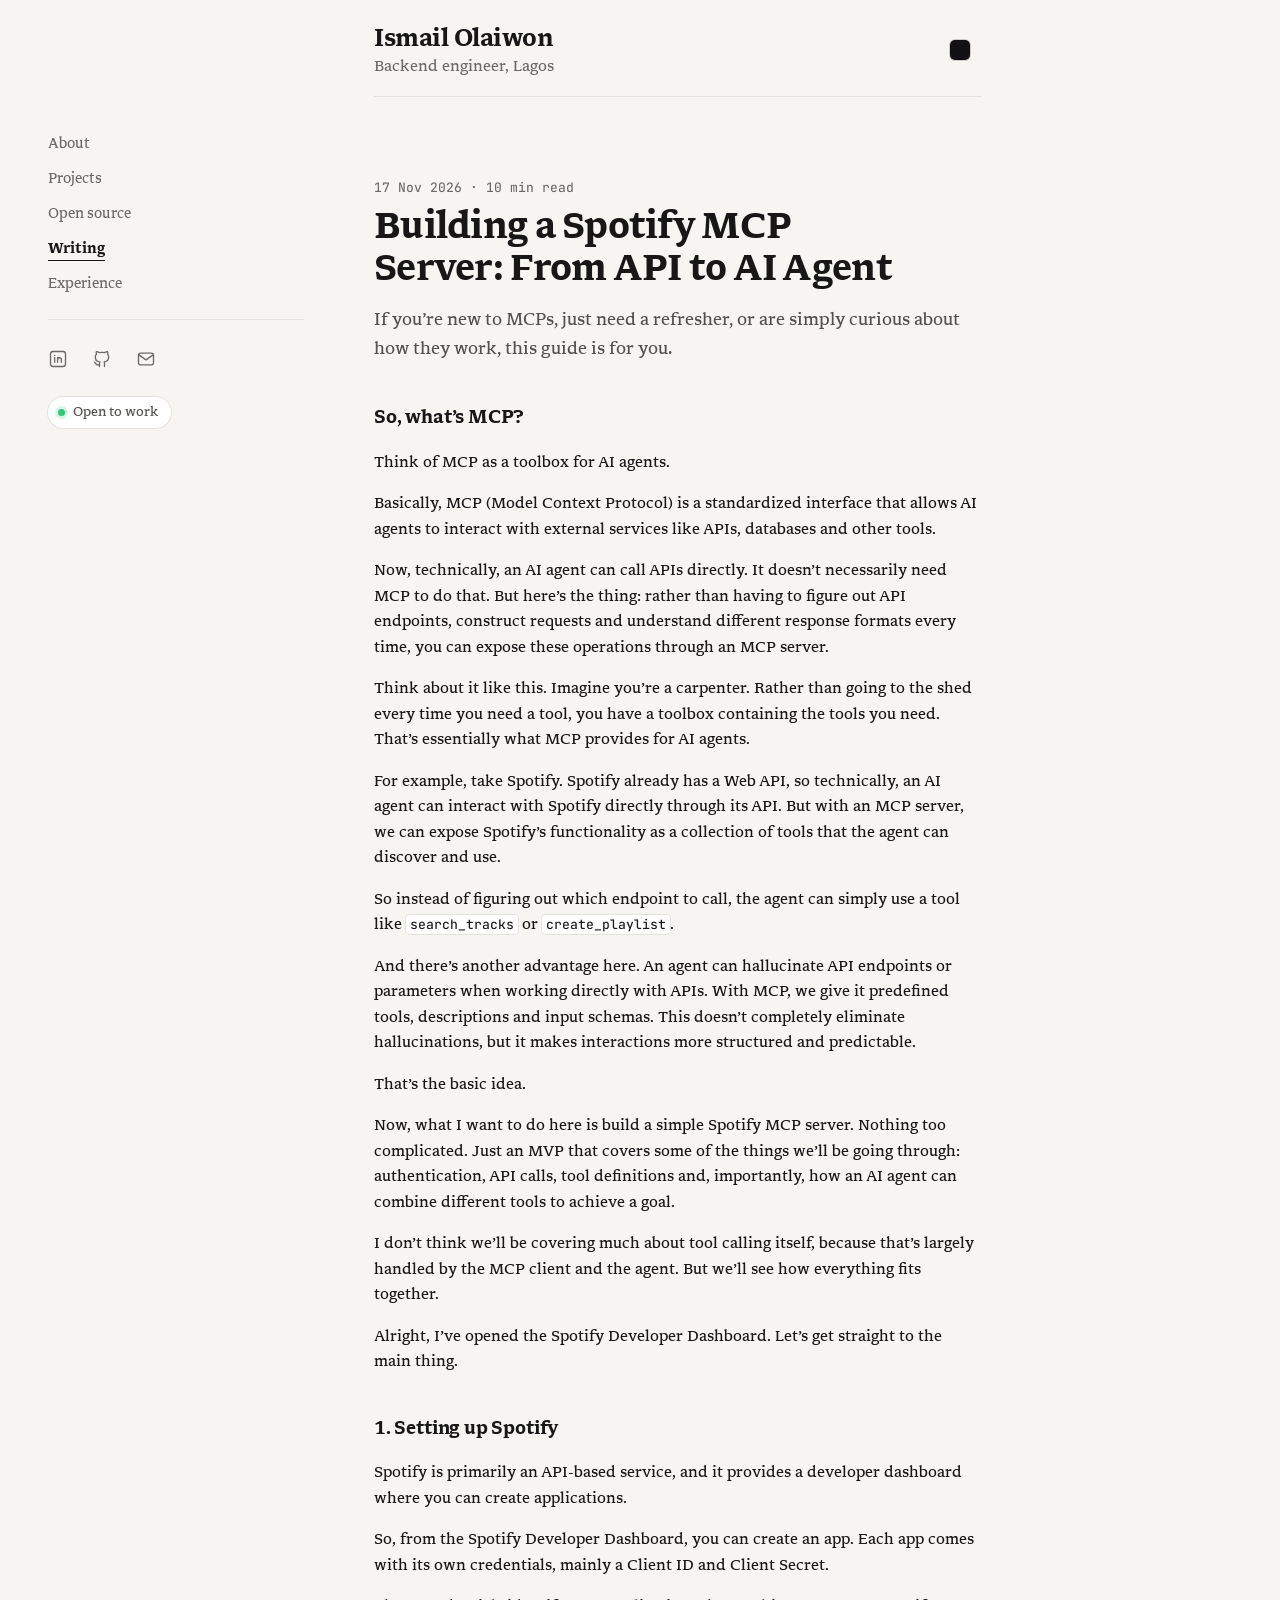
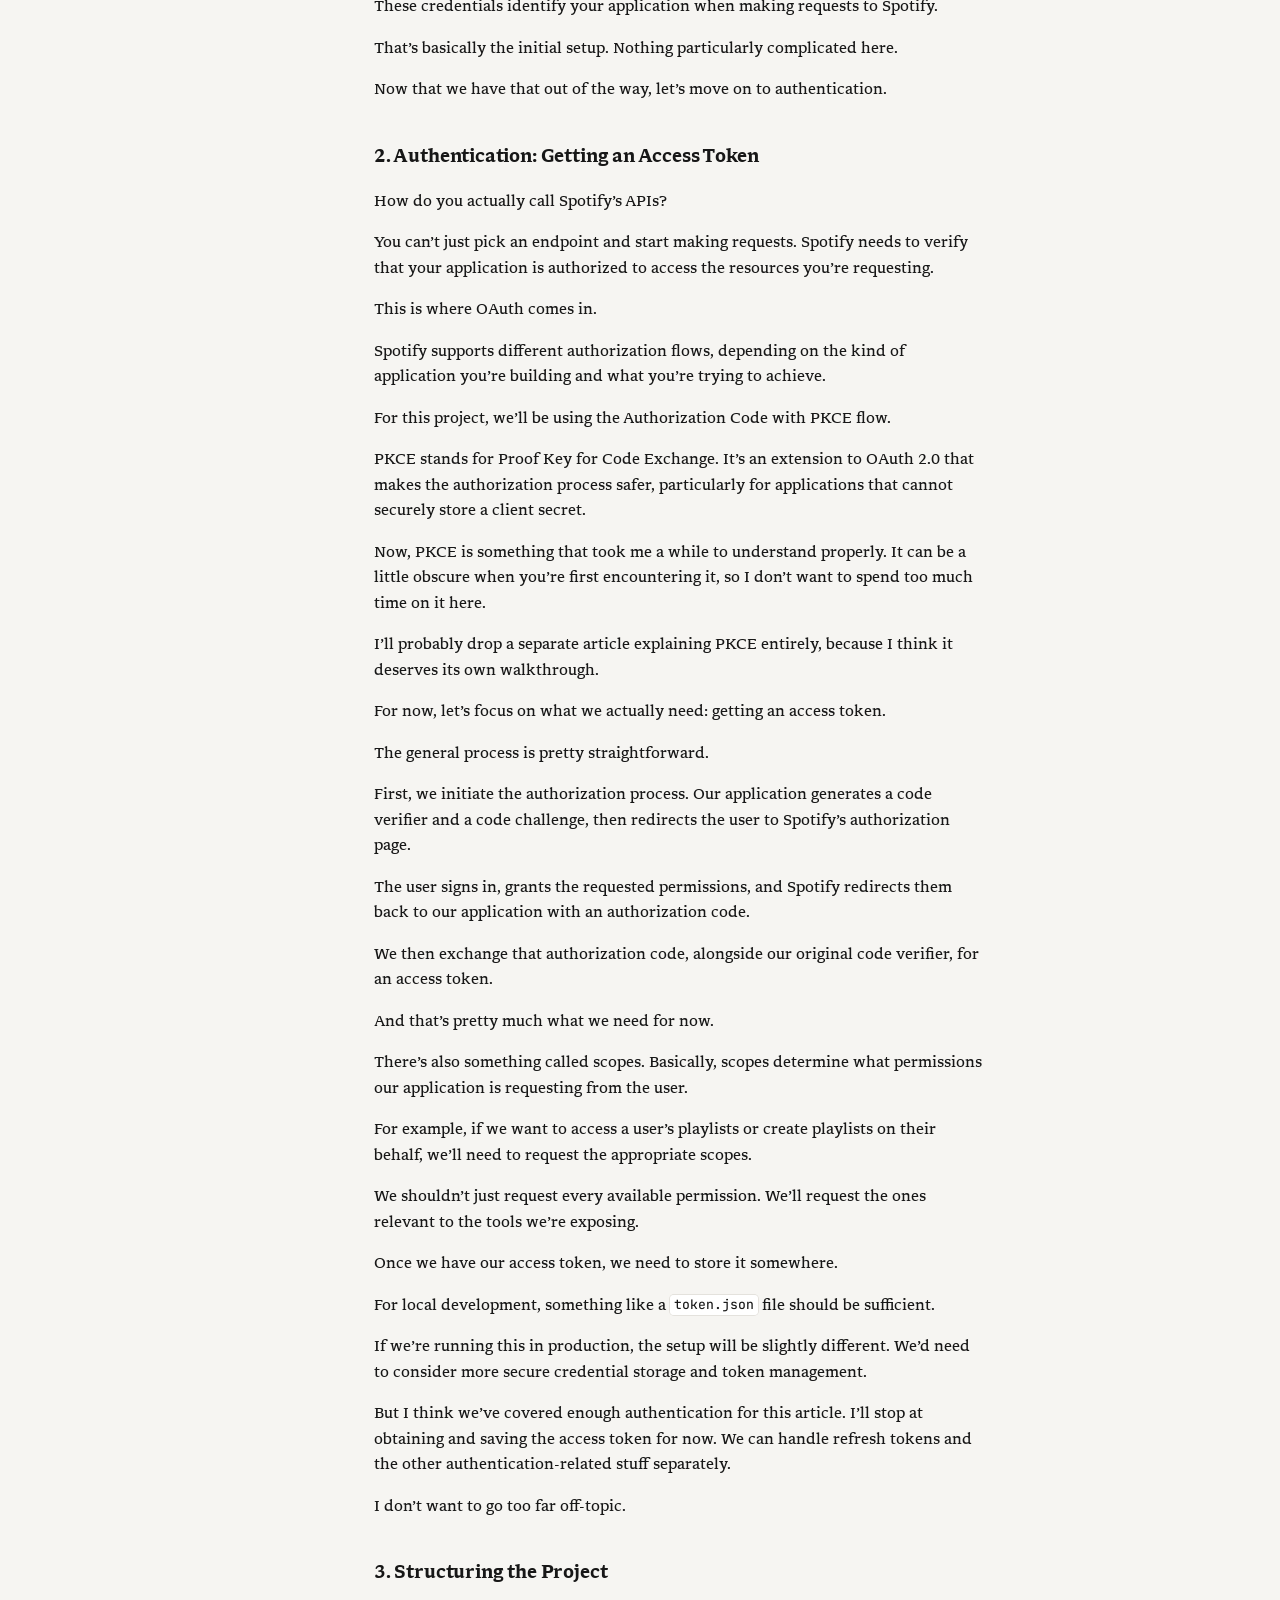
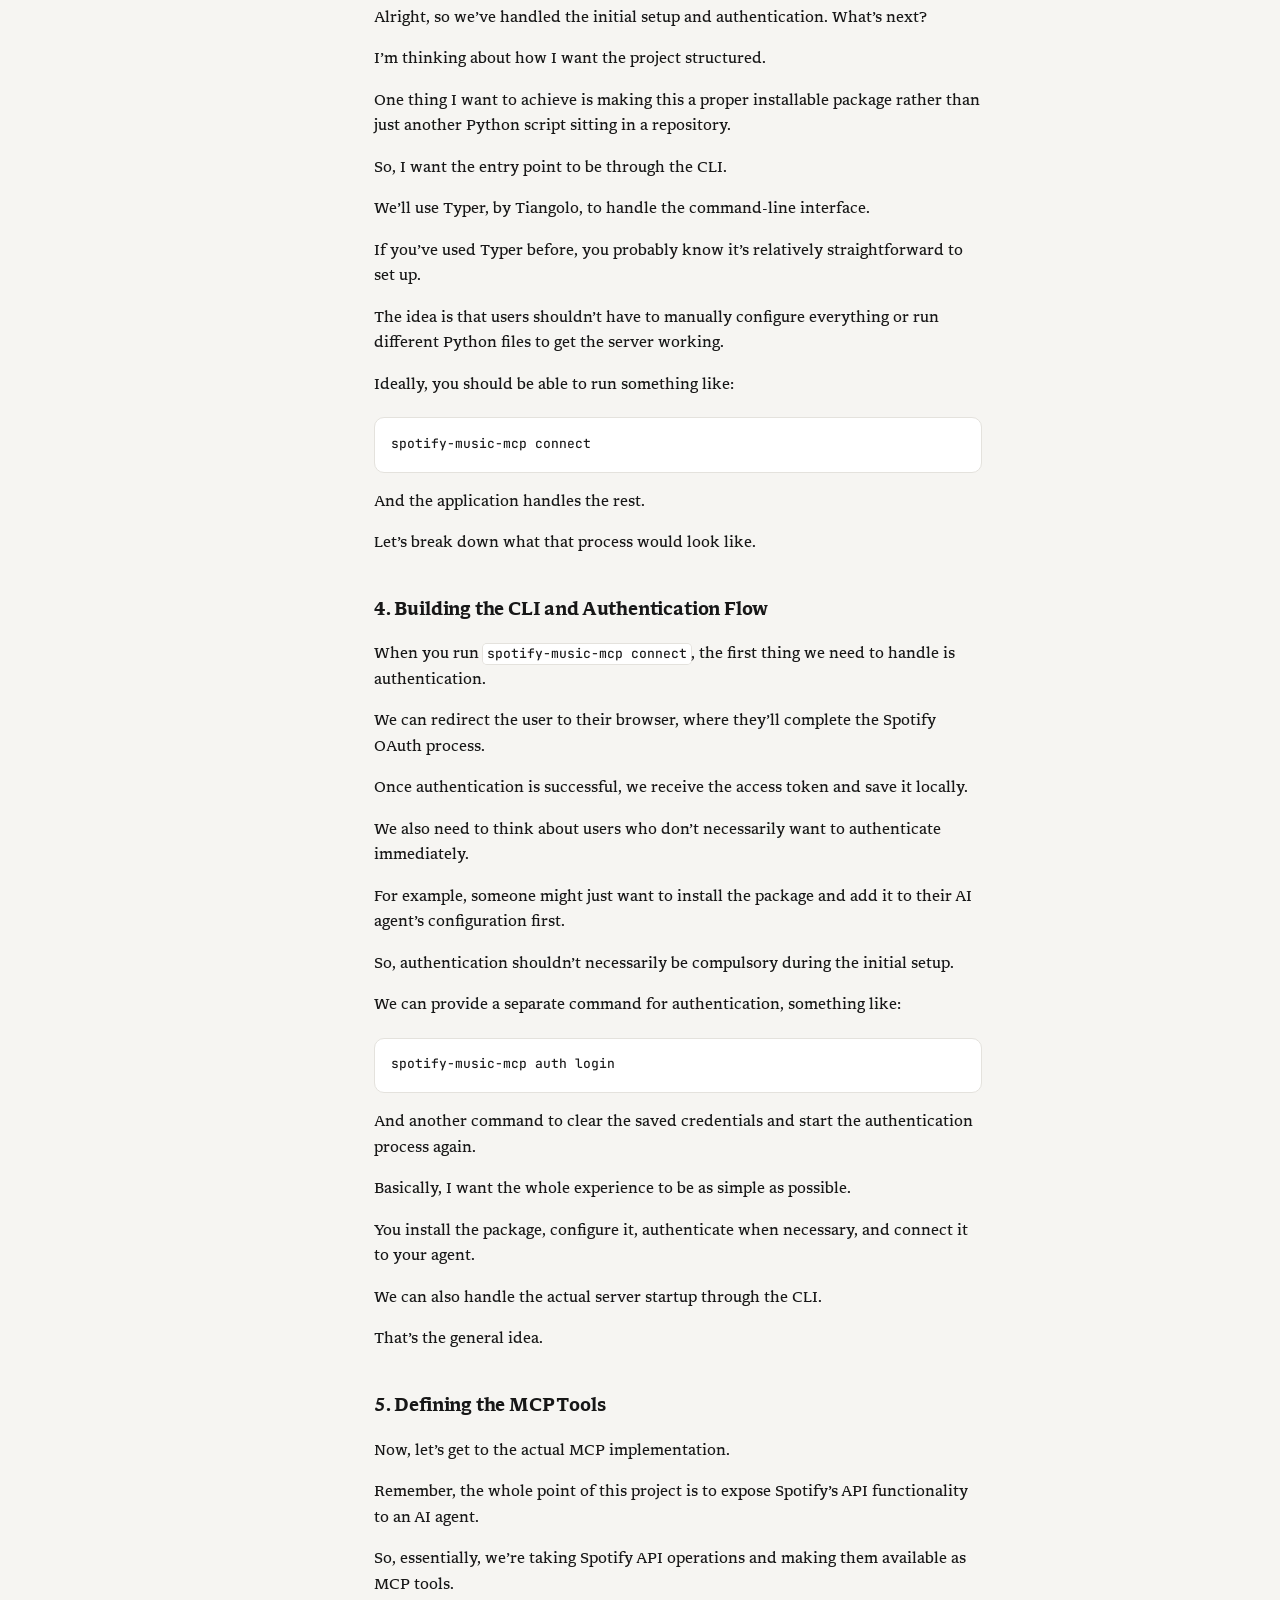
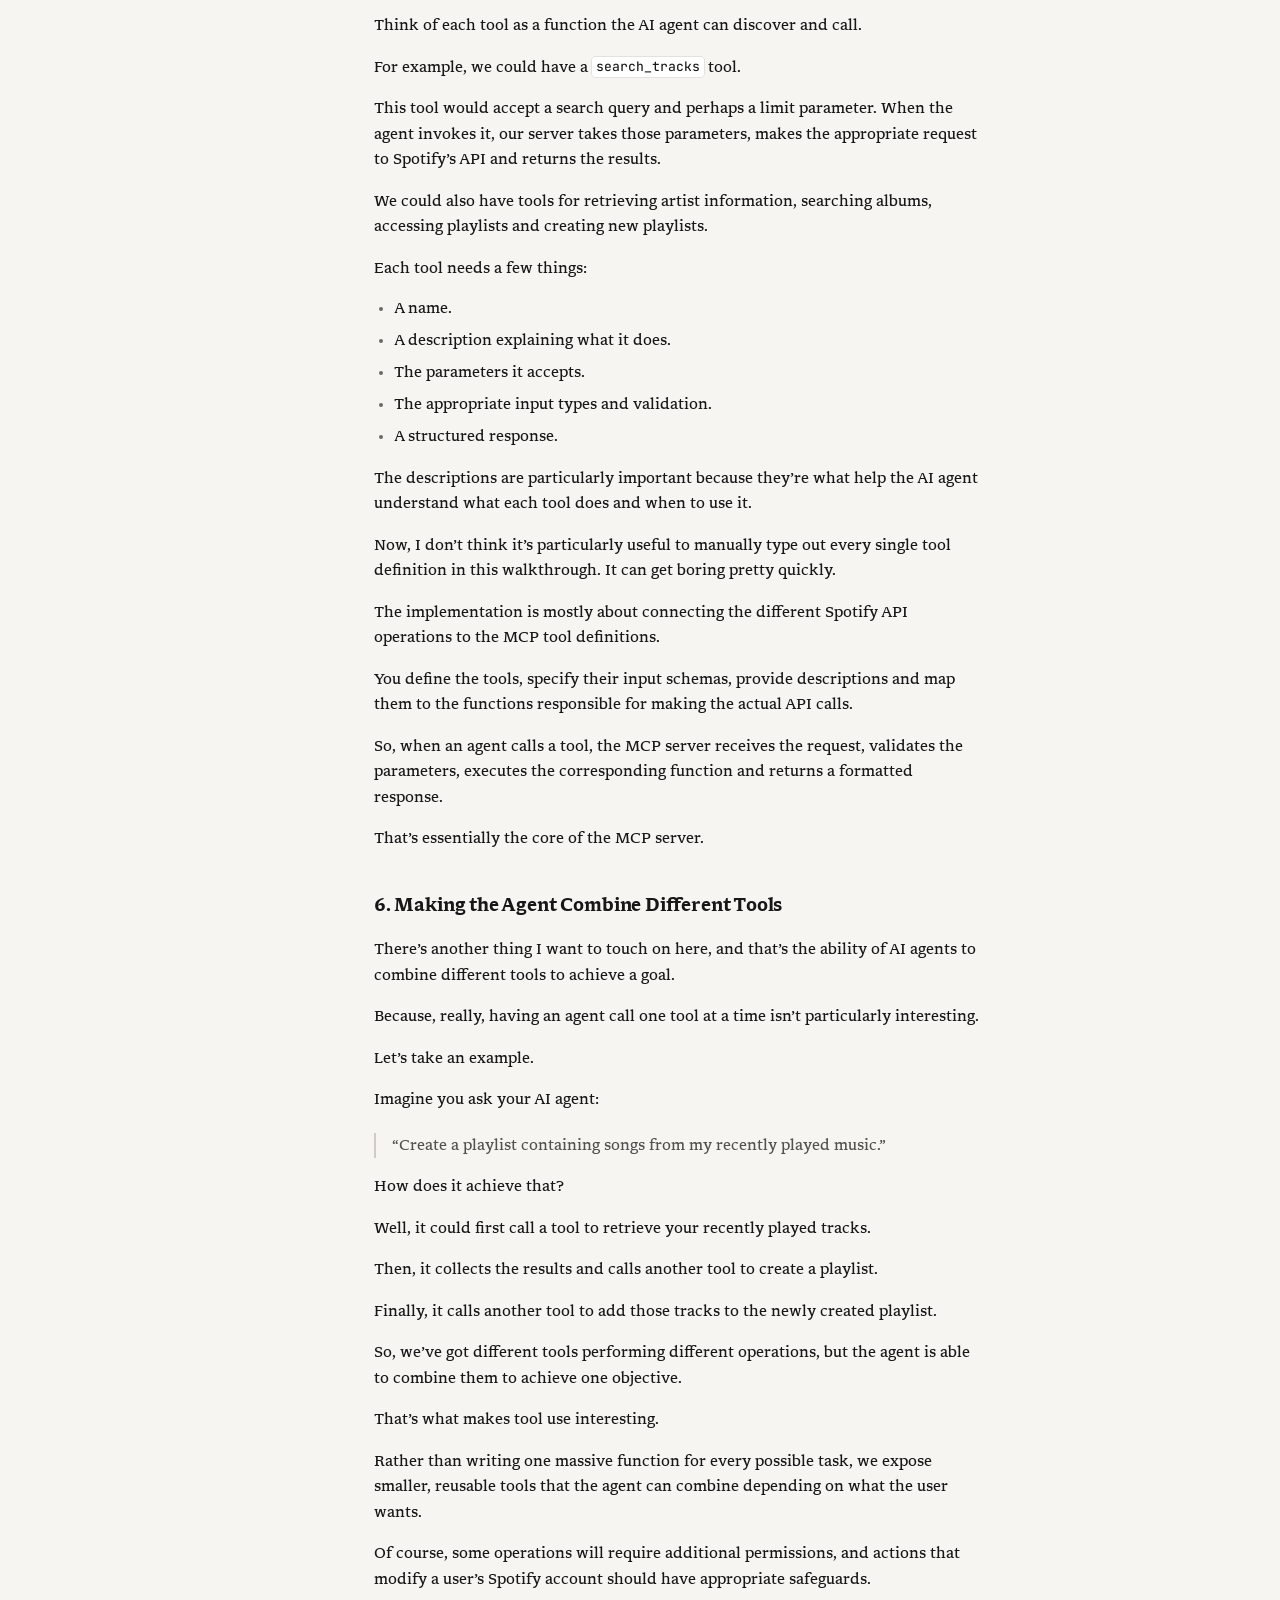
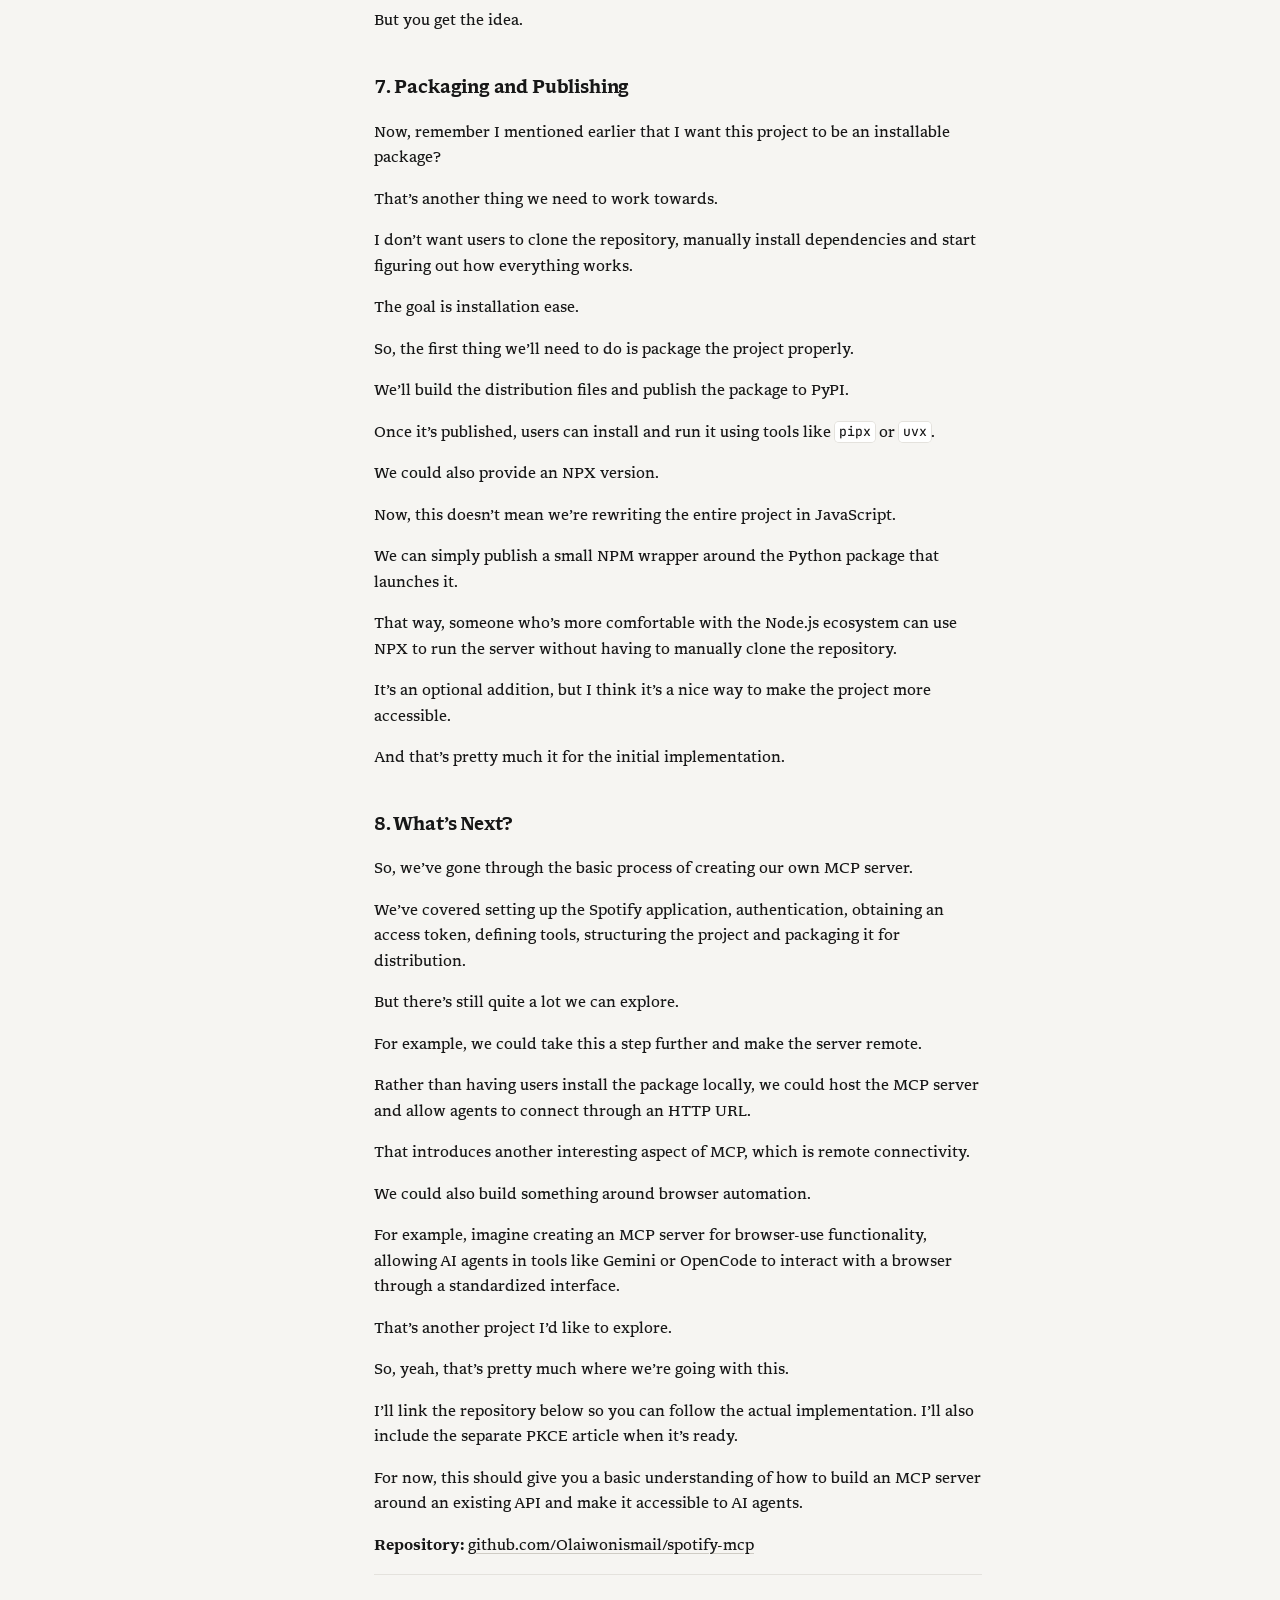
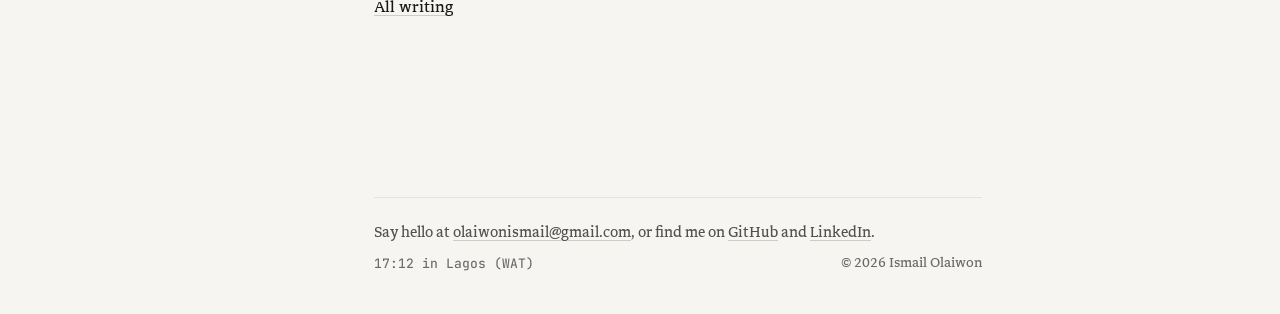
<file: posts/2026-11-17-building-a-spotify-mcp-server.html>
<!DOCTYPE html>
<html lang="en">

<head>
  <meta charset="UTF-8">
  <meta name="viewport" content="width=device-width, initial-scale=1.0">
  <title>Building a Spotify MCP Server — Ismail Olaiwon</title>
  <meta name="description" content="Think of MCP as a toolbox for AI agents. Building a Spotify MCP server from scratch: app setup, OAuth with PKCE, tool definitions, and getting an agent to chain them together.">
  <meta name="theme-color" content="#F6F5F2" media="(prefers-color-scheme: light)">
  <meta name="theme-color" content="#111113" media="(prefers-color-scheme: dark)">

  <!-- Apply saved theme before first paint -->
  <script>
    try {
      var savedTheme = localStorage.getItem('theme');
      if (savedTheme === 'light' || savedTheme === 'dark') document.documentElement.dataset.theme = savedTheme;
    } catch (e) {}
  </script>

  <link rel="canonical" href="https://olaiwon-ismail.vercel.app/posts/2026-11-17-building-a-spotify-mcp-server.html">

  <!-- Open Graph -->
  <meta property="og:type" content="article">
  <meta property="og:title" content="Building a Spotify MCP Server: From API to AI Agent">
  <meta property="og:description" content="Think of MCP as a toolbox for AI agents. A walk through building a Spotify MCP server: OAuth with PKCE, tool definitions, and agents that chain them.">
  <meta property="og:url" content="https://olaiwon-ismail.vercel.app/posts/2026-11-17-building-a-spotify-mcp-server.html">
  <meta property="og:image" content="https://olaiwon-ismail.vercel.app/profile.jpg">
  <meta property="og:site_name" content="Ismail Olaiwon">
  <meta property="og:locale" content="en_US">
  <meta property="article:published_time" content="2026-11-17">
  <meta property="article:author" content="Ismail Olaiwon">

  <meta name="twitter:card" content="summary">
  <meta name="twitter:title" content="Building a Spotify MCP Server: From API to AI Agent">
  <meta name="twitter:description" content="Think of MCP as a toolbox for AI agents. A walk through building a Spotify MCP server: OAuth with PKCE, tool definitions, and agents that chain them.">
  <meta name="twitter:image" content="https://olaiwon-ismail.vercel.app/profile.jpg">

  <link rel="icon" href="data:,">
  <link rel="apple-touch-icon" href="../images/apple-touch-icon.png">

  <link rel="preload" href="../fonts/Libron-Regular.woff2" as="font" type="font/woff2" crossorigin>
  <link rel="preload" href="../fonts/Libron-Bold.woff2" as="font" type="font/woff2" crossorigin>
  <link rel="preload" href="../fonts/JetBrainsMono.woff2" as="font" type="font/woff2" crossorigin>

  <link rel="stylesheet" href="../styles.css">
</head>

<body>
  <a class="skip-link" href="#main">Skip to content</a>

  <header class="site-header">
    <div class="column header-row">
      <a class="identity" href="../index.html">
        <span>
          <span class="identity-name">Ismail Olaiwon</span>
          <span class="identity-role">Backend engineer, Lagos</span>
        </span>
      </a>
      <nav class="nav" aria-label="Main">
        <a href="../index.html#projects">Projects</a>
        <a href="../index.html#open-source">Open source</a>
        <a href="../index.html#writing">Writing</a>
        <a href="../index.html#experience">Experience</a>
      </nav>
      <button class="theme-toggle" id="themeToggle" type="button" aria-label="Switch to dark theme">
        <span class="swatch" aria-hidden="true"></span>
      </button>
    </div>
  </header>

  <!-- Sidebar: wide screens only -->
  <aside class="sidebar" aria-label="Sections and links">
    <nav class="side-nav" aria-label="Sections">
      <a href="../index.html#top" class="side-link">About</a>
      <a href="../index.html#projects" class="side-link">Projects</a>
      <a href="../index.html#open-source" class="side-link">Open source</a>
      <a href="../index.html#writing" class="side-link" aria-current="location">Writing</a>
      <a href="../index.html#experience" class="side-link">Experience</a>
    </nav>
    <hr class="side-rule">
    <ul class="side-social" role="list">
      <li><a href="https://www.linkedin.com/in/ismail-olaiwon-186938324/" target="_blank" rel="noopener" aria-label="LinkedIn" title="LinkedIn">
        <svg viewBox="0 0 24 24" width="20" height="20" aria-hidden="true"><rect x="3" y="3" width="18" height="18" rx="3"/><path d="M8 10.5V16M8 7.75v.01M11.5 16v-3.25a2.25 2.25 0 0 1 4.5 0V16M11.5 10.5V16"/></svg>
      </a></li>
      <li><a href="https://github.com/olaiwonismail" target="_blank" rel="noopener" aria-label="GitHub" title="GitHub">
        <svg viewBox="0 0 24 24" width="20" height="20" aria-hidden="true"><path d="M9 19c-4.3 1.4-4.3-2.5-6-3m12 5v-3.5c0-1 .1-1.4-.5-2 2.8-.3 5.5-1.4 5.5-6a4.6 4.6 0 0 0-1.3-3.2 4.2 4.2 0 0 0-.1-3.2s-1.1-.3-3.5 1.3a12.3 12.3 0 0 0-6.2 0C6.5 2.8 5.4 3.1 5.4 3.1a4.2 4.2 0 0 0-.1 3.2A4.6 4.6 0 0 0 4 9.5c0 4.6 2.7 5.7 5.5 6-.6.6-.6 1.2-.5 2V21"/></svg>
      </a></li>
      <li><a href="mailto:olaiwonismail@gmail.com" aria-label="Email" title="Email">
        <svg viewBox="0 0 24 24" width="20" height="20" aria-hidden="true"><rect x="3" y="5" width="18" height="14" rx="2.5"/><path d="M3.5 7l8.5 6 8.5-6"/></svg>
      </a></li>
    </ul>
    <p class="status"><span class="status-dot" aria-hidden="true"></span>Open to work</p>
  </aside>

  <main id="main" class="column">
    <article class="prose">
      <p class="post-meta"><time datetime="2026-11-17">17 Nov 2026</time> <span aria-hidden="true">·</span> 10 min read</p>
      <h1>Building a Spotify MCP Server: From API to AI Agent</h1>
      <p class="post-lede">If you’re new to MCPs, just need a refresher, or are simply curious about how they work, this guide is for you.</p>

      <h2>So, what’s MCP?</h2>

      <p>Think of MCP as a toolbox for AI agents.</p>

      <p>Basically, MCP (Model Context Protocol) is a standardized interface that allows AI agents to interact with external services like APIs, databases and other tools.</p>

      <p>Now, technically, an AI agent can call APIs directly. It doesn’t necessarily need MCP to do that. But here’s the thing: rather than having to figure out API endpoints, construct requests and understand different response formats every time, you can expose these operations through an MCP server.</p>

      <p>Think about it like this. Imagine you’re a carpenter. Rather than going to the shed every time you need a tool, you have a toolbox containing the tools you need. That’s essentially what MCP provides for AI agents.</p>

      <p>For example, take Spotify. Spotify already has a Web API, so technically, an AI agent can interact with Spotify directly through its API. But with an MCP server, we can expose Spotify’s functionality as a collection of tools that the agent can discover and use.</p>

      <p>So instead of figuring out which endpoint to call, the agent can simply use a tool like <code>search_tracks</code> or <code>create_playlist</code>.</p>

      <p>And there’s another advantage here. An agent can hallucinate API endpoints or parameters when working directly with APIs. With MCP, we give it predefined tools, descriptions and input schemas. This doesn’t completely eliminate hallucinations, but it makes interactions more structured and predictable.</p>

      <p>That’s the basic idea.</p>

      <p>Now, what I want to do here is build a simple Spotify MCP server. Nothing too complicated. Just an MVP that covers some of the things we’ll be going through: authentication, API calls, tool definitions and, importantly, how an AI agent can combine different tools to achieve a goal.</p>

      <p>I don’t think we’ll be covering much about tool calling itself, because that’s largely handled by the MCP client and the agent. But we’ll see how everything fits together.</p>

      <p>Alright, I’ve opened the Spotify Developer Dashboard. Let’s get straight to the main thing.</p>

      <h2>1. Setting up Spotify</h2>

      <p>Spotify is primarily an API-based service, and it provides a developer dashboard where you can create applications.</p>

      <p>So, from the Spotify Developer Dashboard, you can create an app. Each app comes with its own credentials, mainly a Client ID and Client Secret.</p>

      <p>These credentials identify your application when making requests to Spotify.</p>

      <p>That’s basically the initial setup. Nothing particularly complicated here.</p>

      <p>Now that we have that out of the way, let’s move on to authentication.</p>

      <h2>2. Authentication: Getting an Access Token</h2>

      <p>How do you actually call Spotify’s APIs?</p>

      <p>You can’t just pick an endpoint and start making requests. Spotify needs to verify that your application is authorized to access the resources you’re requesting.</p>

      <p>This is where OAuth comes in.</p>

      <p>Spotify supports different authorization flows, depending on the kind of application you’re building and what you’re trying to achieve.</p>

      <p>For this project, we’ll be using the Authorization Code with PKCE flow.</p>

      <p>PKCE stands for Proof Key for Code Exchange. It’s an extension to OAuth 2.0 that makes the authorization process safer, particularly for applications that cannot securely store a client secret.</p>

      <p>Now, PKCE is something that took me a while to understand properly. It can be a little obscure when you’re first encountering it, so I don’t want to spend too much time on it here.</p>

      <p>I’ll probably drop a separate article explaining PKCE entirely, because I think it deserves its own walkthrough.</p>

      <p>For now, let’s focus on what we actually need: getting an access token.</p>

      <p>The general process is pretty straightforward.</p>

      <p>First, we initiate the authorization process. Our application generates a code verifier and a code challenge, then redirects the user to Spotify’s authorization page.</p>

      <p>The user signs in, grants the requested permissions, and Spotify redirects them back to our application with an authorization code.</p>

      <p>We then exchange that authorization code, alongside our original code verifier, for an access token.</p>

      <p>And that’s pretty much what we need for now.</p>

      <p>There’s also something called scopes. Basically, scopes determine what permissions our application is requesting from the user.</p>

      <p>For example, if we want to access a user’s playlists or create playlists on their behalf, we’ll need to request the appropriate scopes.</p>

      <p>We shouldn’t just request every available permission. We’ll request the ones relevant to the tools we’re exposing.</p>

      <p>Once we have our access token, we need to store it somewhere.</p>

      <p>For local development, something like a <code>token.json</code> file should be sufficient.</p>

      <p>If we’re running this in production, the setup will be slightly different. We’d need to consider more secure credential storage and token management.</p>

      <p>But I think we’ve covered enough authentication for this article. I’ll stop at obtaining and saving the access token for now. We can handle refresh tokens and the other authentication-related stuff separately.</p>

      <p>I don’t want to go too far off-topic.</p>

      <h2>3. Structuring the Project</h2>

      <p>Alright, so we’ve handled the initial setup and authentication. What’s next?</p>

      <p>I’m thinking about how I want the project structured.</p>

      <p>One thing I want to achieve is making this a proper installable package rather than just another Python script sitting in a repository.</p>

      <p>So, I want the entry point to be through the CLI.</p>

      <p>We’ll use Typer, by Tiangolo, to handle the command-line interface.</p>

      <p>If you’ve used Typer before, you probably know it’s relatively straightforward to set up.</p>

      <p>The idea is that users shouldn’t have to manually configure everything or run different Python files to get the server working.</p>

      <p>Ideally, you should be able to run something like:</p>

      <pre><code class="language-bash">spotify-music-mcp connect</code></pre>

      <p>And the application handles the rest.</p>

      <p>Let’s break down what that process would look like.</p>

      <h2>4. Building the CLI and Authentication Flow</h2>

      <p>When you run <code>spotify-music-mcp connect</code>, the first thing we need to handle is authentication.</p>

      <p>We can redirect the user to their browser, where they’ll complete the Spotify OAuth process.</p>

      <p>Once authentication is successful, we receive the access token and save it locally.</p>

      <p>We also need to think about users who don’t necessarily want to authenticate immediately.</p>

      <p>For example, someone might just want to install the package and add it to their AI agent’s configuration first.</p>

      <p>So, authentication shouldn’t necessarily be compulsory during the initial setup.</p>

      <p>We can provide a separate command for authentication, something like:</p>

      <pre><code class="language-bash">spotify-music-mcp auth login</code></pre>

      <p>And another command to clear the saved credentials and start the authentication process again.</p>

      <p>Basically, I want the whole experience to be as simple as possible.</p>

      <p>You install the package, configure it, authenticate when necessary, and connect it to your agent.</p>

      <p>We can also handle the actual server startup through the CLI.</p>

      <p>That’s the general idea.</p>

      <h2>5. Defining the MCP Tools</h2>

      <p>Now, let’s get to the actual MCP implementation.</p>

      <p>Remember, the whole point of this project is to expose Spotify’s API functionality to an AI agent.</p>

      <p>So, essentially, we’re taking Spotify API operations and making them available as MCP tools.</p>

      <p>Think of each tool as a function the AI agent can discover and call.</p>

      <p>For example, we could have a <code>search_tracks</code> tool.</p>

      <p>This tool would accept a search query and perhaps a limit parameter. When the agent invokes it, our server takes those parameters, makes the appropriate request to Spotify’s API and returns the results.</p>

      <p>We could also have tools for retrieving artist information, searching albums, accessing playlists and creating new playlists.</p>

      <p>Each tool needs a few things:</p>

      <ul>
        <li>A name.</li>
        <li>A description explaining what it does.</li>
        <li>The parameters it accepts.</li>
        <li>The appropriate input types and validation.</li>
        <li>A structured response.</li>
      </ul>

      <p>The descriptions are particularly important because they’re what help the AI agent understand what each tool does and when to use it.</p>

      <p>Now, I don’t think it’s particularly useful to manually type out every single tool definition in this walkthrough. It can get boring pretty quickly.</p>

      <p>The implementation is mostly about connecting the different Spotify API operations to the MCP tool definitions.</p>

      <p>You define the tools, specify their input schemas, provide descriptions and map them to the functions responsible for making the actual API calls.</p>

      <p>So, when an agent calls a tool, the MCP server receives the request, validates the parameters, executes the corresponding function and returns a formatted response.</p>

      <p>That’s essentially the core of the MCP server.</p>

      <h2>6. Making the Agent Combine Different Tools</h2>

      <p>There’s another thing I want to touch on here, and that’s the ability of AI agents to combine different tools to achieve a goal.</p>

      <p>Because, really, having an agent call one tool at a time isn’t particularly interesting.</p>

      <p>Let’s take an example.</p>

      <p>Imagine you ask your AI agent:</p>

      <blockquote>
        <p>“Create a playlist containing songs from my recently played music.”</p>
      </blockquote>

      <p>How does it achieve that?</p>

      <p>Well, it could first call a tool to retrieve your recently played tracks.</p>

      <p>Then, it collects the results and calls another tool to create a playlist.</p>

      <p>Finally, it calls another tool to add those tracks to the newly created playlist.</p>

      <p>So, we’ve got different tools performing different operations, but the agent is able to combine them to achieve one objective.</p>

      <p>That’s what makes tool use interesting.</p>

      <p>Rather than writing one massive function for every possible task, we expose smaller, reusable tools that the agent can combine depending on what the user wants.</p>

      <p>Of course, some operations will require additional permissions, and actions that modify a user’s Spotify account should have appropriate safeguards.</p>

      <p>But you get the idea.</p>

      <h2>7. Packaging and Publishing</h2>

      <p>Now, remember I mentioned earlier that I want this project to be an installable package?</p>

      <p>That’s another thing we need to work towards.</p>

      <p>I don’t want users to clone the repository, manually install dependencies and start figuring out how everything works.</p>

      <p>The goal is installation ease.</p>

      <p>So, the first thing we’ll need to do is package the project properly.</p>

      <p>We’ll build the distribution files and publish the package to PyPI.</p>

      <p>Once it’s published, users can install and run it using tools like <code>pipx</code> or <code>uvx</code>.</p>

      <p>We could also provide an NPX version.</p>

      <p>Now, this doesn’t mean we’re rewriting the entire project in JavaScript.</p>

      <p>We can simply publish a small NPM wrapper around the Python package that launches it.</p>

      <p>That way, someone who’s more comfortable with the Node.js ecosystem can use NPX to run the server without having to manually clone the repository.</p>

      <p>It’s an optional addition, but I think it’s a nice way to make the project more accessible.</p>

      <p>And that’s pretty much it for the initial implementation.</p>

      <h2>8. What’s Next?</h2>

      <p>So, we’ve gone through the basic process of creating our own MCP server.</p>

      <p>We’ve covered setting up the Spotify application, authentication, obtaining an access token, defining tools, structuring the project and packaging it for distribution.</p>

      <p>But there’s still quite a lot we can explore.</p>

      <p>For example, we could take this a step further and make the server remote.</p>

      <p>Rather than having users install the package locally, we could host the MCP server and allow agents to connect through an HTTP URL.</p>

      <p>That introduces another interesting aspect of MCP, which is remote connectivity.</p>

      <p>We could also build something around browser automation.</p>

      <p>For example, imagine creating an MCP server for browser-use functionality, allowing AI agents in tools like Gemini or OpenCode to interact with a browser through a standardized interface.</p>

      <p>That’s another project I’d like to explore.</p>

      <p>So, yeah, that’s pretty much where we’re going with this.</p>

      <p>I’ll link the repository below so you can follow the actual implementation. I’ll also include the separate PKCE article when it’s ready.</p>

      <p>For now, this should give you a basic understanding of how to build an MCP server around an existing API and make it accessible to AI agents.</p>

      <p><strong>Repository:</strong> <a href="https://github.com/Olaiwonismail/spotify-mcp" target="_blank" rel="noopener">github.com/Olaiwonismail/spotify-mcp</a></p>

      <p class="post-back"><a href="../index.html#writing">All writing</a></p>
    </article>
  </main>

  <footer class="site-footer column">
    <p>Say hello at <a href="mailto:olaiwonismail@gmail.com">olaiwonismail@gmail.com</a>, or find me on
      <a href="https://github.com/olaiwonismail" target="_blank" rel="noopener">GitHub</a> and
      <a href="https://www.linkedin.com/in/ismail-olaiwon-186938324/" target="_blank" rel="noopener">LinkedIn</a>.</p>
    <p class="footer-meta"><span id="lagosTime" class="mono">Lagos, WAT (UTC+1)</span> <span>&copy; <span id="year">2026</span> Ismail Olaiwon</span></p>
  </footer>

  <script src="../script.js"></script>
</body>

</html>
</file>
<file: styles.css>
/* ===== FONTS ===== */
/* Libron ships Regular and Bold only; the weight ranges map 450/500 to
   Regular and 600 to Bold so the browser never synthesizes a weight. */
@font-face {
  font-family: 'Libron';
  src: url('fonts/Libron-Regular.woff2') format('woff2');
  font-weight: 400 500;
  font-style: normal;
  font-display: swap;
}

@font-face {
  font-family: 'Libron';
  src: url('fonts/Libron-Italic.woff2') format('woff2');
  font-weight: 400 500;
  font-style: italic;
  font-display: swap;
}

@font-face {
  font-family: 'Libron';
  src: url('fonts/Libron-Bold.woff2') format('woff2');
  font-weight: 600 700;
  font-style: normal;
  font-display: swap;
}

@font-face {
  font-family: 'Libron';
  src: url('fonts/Libron-BoldItalic.woff2') format('woff2');
  font-weight: 600 700;
  font-style: italic;
  font-display: swap;
}

/* JetBrains Mono is a variable font: one file covers weights 400–500. */
@font-face {
  font-family: 'JetBrains Mono';
  src: url('fonts/JetBrainsMono.woff2') format('woff2');
  font-weight: 400 500;
  font-style: normal;
  font-display: swap;
}

/* ===== TOKENS ===== */
:root {
  color-scheme: light;
  --bg: #F6F5F2;
  --surface: #ffffff;
  --text: #171717;
  --text-2: #52514E;
  --text-3: #6B6A66;
  --line: #E4E2DD;
  --line-strong: #CFCCC5;
  --accent: #008080;
  --accent-soft: rgba(0, 128, 128, 0.1);
  --add: #1a7f37;
  --del: #b42318;
  --heat-0: #E6E4DF;
  --heat-1: #A8D8D2;
  --heat-2: #5DB3AA;
  --heat-3: #1F8F86;
  --heat-4: #006666;
  --swatch: #111113;

  --font: 'Libron', Georgia, 'Times New Roman', serif;
  --mono: 'JetBrains Mono', ui-monospace, SFMono-Regular, Menlo, Consolas, monospace;
  --column: 38rem;
  --radius: 10px;
}

:root[data-theme="dark"] {
  color-scheme: dark;
  --bg: #111113;
  --surface: #18181b;
  --text: #ececee;
  --text-2: #a8a8b0;
  --text-3: #8a8a92;
  --line: #26262a;
  --line-strong: #34343a;
  --accent: #57C7BB;
  --accent-soft: rgba(87, 199, 187, 0.14);
  --add: #4cc38a;
  --del: #ff8a7a;
  --heat-0: #222226;
  --heat-1: #0d3b39;
  --heat-2: #125a52;
  --heat-3: #1d8177;
  --heat-4: #57C7BB;
  --swatch: #F6F5F2;
}

@media (prefers-color-scheme: dark) {
  :root:not([data-theme="light"]) {
    color-scheme: dark;
    --bg: #111113;
    --surface: #18181b;
    --text: #ececee;
    --text-2: #a8a8b0;
    --text-3: #8a8a92;
    --line: #26262a;
    --line-strong: #34343a;
    --accent: #57C7BB;
    --accent-soft: rgba(87, 199, 187, 0.14);
    --add: #4cc38a;
    --del: #ff8a7a;
    --heat-0: #222226;
    --heat-1: #0d3b39;
    --heat-2: #125a52;
    --heat-3: #1d8177;
    --heat-4: #57C7BB;
    --swatch: #F6F5F2;
  }
}

/* ===== BASE ===== */
*,
*::before,
*::after {
  box-sizing: border-box;
  margin: 0;
  padding: 0;
}

@media (prefers-reduced-motion: no-preference) {
  html {
    scroll-behavior: smooth;
  }
}

body {
  background: var(--bg);
  color: var(--text);
  font-family: var(--font);
  font-size: 0.9375rem;
  font-weight: 450;
  line-height: 1.65;
  -webkit-font-smoothing: antialiased;
}

img,
svg {
  display: block;
}

ul {
  list-style: none;
}

button {
  font: inherit;
  color: inherit;
}

a,
button,
summary {
  touch-action: manipulation;
}

a {
  color: inherit;
  text-decoration: underline;
  text-decoration-color: var(--line-strong);
  text-decoration-thickness: 1px;
  text-underline-offset: 0.2em;
  transition: text-decoration-color 0.15s ease, color 0.15s ease;
}

a:hover {
  text-decoration-color: currentColor;
}

:focus-visible {
  outline: 2px solid var(--accent);
  outline-offset: 2px;
}

::selection {
  background: var(--accent-soft);
}

.mono {
  font-family: var(--mono);
}

h2,
h3 {
  text-wrap: balance;
}

.skip-link {
  position: absolute;
  left: 1rem;
  top: -10rem;
  z-index: 20;
  padding: 0.5rem 0.75rem;
  border-radius: 6px;
  background: var(--text);
  color: var(--bg);
}

.skip-link:focus {
  top: 1rem;
}

.column {
  width: min(100% - 2.5rem, var(--column));
  margin-inline: auto;
}

/* ===== HEADER ===== */
.header-row {
  display: flex;
  align-items: center;
  gap: 1rem;
  padding-block: 1.5rem 1.25rem;
  border-bottom: 1px solid var(--line);
}

.identity {
  margin-right: auto;
  text-decoration: none;
  line-height: 1.3;
}

.identity-name {
  display: block;
  font-size: 1.5rem;
  font-weight: 600;
  letter-spacing: -0.02em;
}

.identity-role {
  display: block;
  margin-top: 0.1rem;
  color: var(--text-3);
  font-size: 0.9375rem;
}

.nav {
  display: flex;
  align-items: center;
  gap: 1.25rem;
  font-size: 0.875rem;
}

.nav a {
  position: relative;
  color: var(--text-2);
  text-decoration: none;
  white-space: nowrap;
}

.nav a:hover {
  color: var(--text);
}

/* Nav and side links draw their underline on hover, the way the organisation
   names do in the copy. */
.nav a::after,
.side-link::after {
  content: '';
  position: absolute;
  left: 0;
  right: 0;
  bottom: 0;
  height: 1px;
  background: currentColor;
  transform: scaleX(0);
  transform-origin: left;
  transition: transform 0.3s cubic-bezier(0.65, 0, 0.35, 1);
}

.nav a:hover::after,
.side-link:hover::after {
  transform: scaleX(1);
}

.theme-toggle {
  display: grid;
  place-items: center;
  flex: 0 0 auto;
  width: 2.75rem;
  height: 2.75rem;
  border: 0;
  background: none;
  cursor: pointer;
}

/* A rounded square in the colour of the theme you'd switch to */
.swatch {
  width: 20px;
  height: 20px;
  border-radius: 5px;
  background: var(--swatch);
  box-shadow: 0 0 0 1px var(--line-strong);
  transition: transform 0.15s ease;
}

.theme-toggle:hover .swatch {
  transform: scale(1.12);
}

/* ===== SIDEBAR (wide screens) ===== */
.sidebar {
  display: none;
}

/*
  Wide screens: the sidebar is pinned near the left edge of the screen and the
  content column sits between screen-centre and the centre of the space beside it. Their widths keep the golden ratio:
  sidebar : content = 1 : φ² (1 : 2.618).
*/
@media (min-width: 1100px) {
  :root {
    --side-left: 3rem;
    --side: 16rem;
    --content: 38rem;
    --gutter: 2rem;
  }

  /*
    Header, main and footer: halfway between centred on the screen and centred
    in the space to the right of the sidebar (--pull: 0 = screen, 1 = beside sidebar)
  */
  .column {
    --pull: 0.25;
    --space: calc(100% - var(--side-left) - var(--side));
    --w: min(var(--content), var(--space) - 2 * var(--gutter));
    width: var(--w);
    margin-left: max(
      calc((100% - var(--w)) / 2 + var(--pull) * (var(--side-left) + var(--side)) / 2),
      calc(var(--side-left) + var(--side) + var(--gutter))
    );
    margin-right: 0;
  }

  .sidebar {
    display: block;
    position: fixed;
    top: 8rem;
    left: var(--side-left);
    width: var(--side);
    font-size: 0.875rem;
  }

  /* The sidebar takes over navigation */
  .nav {
    display: none;
  }
}

.side-nav {
  display: flex;
  flex-direction: column;
  align-items: flex-start;
  gap: 0.15rem;
}

.side-link {
  position: relative;
  margin-block: 0.3rem;
  color: var(--text-3);
  text-decoration: none;
  transition: color 0.15s ease;
}

.side-link:hover,
.side-link[aria-current] {
  color: var(--text);
}

.side-link[aria-current] {
  font-weight: 600;
}

.side-link[aria-current]::after {
  transform: scaleX(1);
}

.side-rule {
  margin-block: 1.1rem;
  border: 0;
  border-top: 1px solid var(--line);
}

.side-social {
  display: flex;
  gap: 0;
  margin-left: -0.75rem;
}

.side-social a {
  display: grid;
  place-items: center;
  width: 2.75rem;
  height: 2.75rem;
  border-radius: 6px;
  color: var(--text-3);
  transition: color 0.15s ease, background-color 0.15s ease;
}

.side-social a:hover {
  color: var(--text);
  background: var(--line);
}

.side-social svg {
  fill: none;
  stroke: currentColor;
  stroke-width: 1.6;
  stroke-linecap: round;
  stroke-linejoin: round;
}

.status {
  display: inline-flex;
  align-items: center;
  gap: 0.5rem;
  margin-top: 1rem;
  padding: 0.3rem 0.8rem 0.3rem 0.65rem;
  border-radius: 999px;
  background: var(--surface);
  box-shadow: 0 0 0 1px var(--line);
  color: var(--text-2);
  font-size: 0.8125rem;
}

.status-dot {
  width: 7px;
  height: 7px;
  border-radius: 50%;
  background: #34c77b;
  box-shadow: 0 0 0 3px rgba(52, 199, 123, 0.18);
}

/* ===== ABOUT ===== */
.about {
  padding-top: clamp(2.5rem, 7vw, 4.5rem);
  scroll-margin-top: 1.5rem;
}

.intro {
  margin-bottom: 1.25rem;
  font-size: 1.25rem;
  font-weight: 500;
  line-height: 1.45;
  letter-spacing: -0.01em;
}

/* Left-aligned with no stretched spacing; the browser evens out line
   lengths so the right edge is tidier, without forcing it */
.intro,
.about p {
  text-wrap: pretty;
}

.about p + p {
  margin-top: 1rem;
}

.about p:not(.intro) {
  color: var(--text-2);
}

.about p a {
  color: var(--text);
}

/* Organisation link with its logo inline, like a name tag */
/* The faint track is a static background; the ink line is a pseudo-element
   scaled on hover, so the animation runs on the compositor. */
.org {
  position: relative;
  white-space: nowrap;
  text-decoration: none;
  background-image: linear-gradient(var(--line-strong), var(--line-strong));
  background-repeat: no-repeat;
  background-position: 1.3em 100%;
  background-size: calc(100% - 1.3em) 1px;
}

.org::after {
  content: '';
  position: absolute;
  left: 1.3em;
  right: 0;
  bottom: 0;
  height: 1px;
  background: currentColor;
  transform: scaleX(0);
  transform-origin: left;
  transition: transform 0.45s cubic-bezier(0.65, 0, 0.35, 1);
}

.org:hover::after {
  transform: scaleX(1);
}

.org img {
  display: inline-block;
  margin-right: 0.3em;
  position: relative;
  top: 0.15em;
  width: 1em;
  height: 1em;
  border-radius: 3px;
  object-fit: cover;
}

.stack {
  margin-top: 2rem;
  font-size: 0.875rem;
}

.stack div {
  display: grid;
  grid-template-columns: 7.5rem minmax(0, 1fr);
  gap: 1rem;
  padding-block: 0.45rem;
  border-top: 1px solid var(--line);
}

.stack div:last-child {
  border-bottom: 1px solid var(--line);
}

.stack dt {
  color: var(--text-3);
}

.stack dd {
  color: var(--text-2);
}

.tech {
  display: flex;
  flex-wrap: wrap;
  gap: 0.3rem 1rem;
}

.tech li {
  display: inline-flex;
  align-items: center;
  gap: 0.45rem;
  color: var(--text-2);
  font-family: var(--mono);
  font-size: 0.8125rem;
  line-height: 1.5;
}

/* Brand marks, tinted to the page accent so they read as one set */
.icon {
  width: 1.05em;
  height: 1.05em;
  flex: none;
  color: var(--accent);
  fill: currentColor;
}

/* The sprite itself never renders; its symbols are pulled in by <use> */
.icon-sprite {
  position: absolute;
  width: 0;
  height: 0;
  overflow: hidden;
}

/* ===== WRITING (post list) ===== */
.post-list {
  margin-top: 1rem;
}

.post-row {
  display: grid;
  grid-template-columns: minmax(0, 1fr) auto;
  gap: 0.15rem 1.5rem;
  align-items: baseline;
  padding-block: 1rem;
  border-top: 1px solid var(--line);
}

.post-row:last-child {
  border-bottom: 1px solid var(--line);
}

.post-row-title {
  grid-area: 1 / 1;
  font-weight: 600;
}

.post-row-title a {
  text-decoration: none;
}

.post-row-title a:hover {
  text-decoration: underline;
}

.post-row-desc {
  grid-area: 2 / 1;
  color: var(--text-2);
  font-size: 0.9375rem;
  line-height: 1.55;
}

.post-row-side {
  grid-area: 1 / 2 / 3 / 3;
  align-self: start;
  color: var(--text-3);
  font-family: var(--mono);
  font-size: 0.8125rem;
  font-variant-numeric: tabular-nums;
  white-space: nowrap;
}

/* ===== POST PAGE ===== */
.prose {
  padding-top: clamp(2.5rem, 7vw, 4rem);
  padding-bottom: clamp(3rem, 8vw, 5rem);
}

.post-meta {
  color: var(--text-3);
  font-family: var(--mono);
  font-size: 0.8125rem;
  font-variant-numeric: tabular-nums;
}

.prose h1 {
  margin-top: 0.5rem;
  font-size: clamp(1.75rem, 4.5vw, 2.25rem);
  font-weight: 600;
  line-height: 1.15;
  letter-spacing: -0.02em;
  text-wrap: balance;
}

.post-lede {
  margin-top: 0.6rem;
  margin-bottom: 2rem;
  color: var(--text-2);
  font-size: 1.0625rem;
  line-height: 1.55;
  text-wrap: pretty;
}

.prose h2 {
  margin-top: 2.5rem;
  font-size: 1.125rem;
  font-weight: 600;
  letter-spacing: -0.01em;
}

.prose h3 {
  margin-top: 1.75rem;
  font-size: 1rem;
  font-weight: 600;
}

.prose p {
  margin-top: 1rem;
  line-height: 1.7;
}

.prose ul,
.prose ol {
  margin-top: 1rem;
  padding-left: 1.25rem;
}

.prose ul {
  list-style: disc;
}

.prose ol {
  list-style: decimal;
}

.prose li {
  margin-top: 0.45rem;
  line-height: 1.65;
}

.prose li::marker {
  color: var(--text-3);
}

.prose code {
  padding: 0.1em 0.3em;
  border-radius: 4px;
  background: var(--surface);
  box-shadow: 0 0 0 1px var(--line);
  font-family: var(--mono);
  font-size: 0.875em;
}

.prose pre {
  margin-top: 1.25rem;
  padding: 0.9rem 1rem;
  overflow-x: auto;
  border: 1px solid var(--line);
  border-radius: var(--radius);
  background: var(--surface);
}

.prose pre code {
  padding: 0;
  border: 0;
  background: none;
  box-shadow: none;
  font-size: 0.8125rem;
  line-height: 1.6;
}

.prose blockquote {
  margin-top: 1.25rem;
  padding-left: 1rem;
  border-left: 2px solid var(--line-strong);
  color: var(--text-2);
}

.prose blockquote p {
  margin-top: 0;
}

.prose hr {
  margin-block: 2.5rem;
  border: 0;
  border-top: 1px solid var(--line);
}

.prose a {
  color: var(--text);
  text-decoration-color: var(--line-strong);
}

.prose a:hover {
  text-decoration-color: currentColor;
}

.post-back {
  margin-top: 3rem;
  padding-top: 1.25rem;
  border-top: 1px solid var(--line);
  font-size: 0.9375rem;
}

/* ===== SECTIONS ===== */
.section {
  padding-top: clamp(3.5rem, 8vw, 5rem);
  scroll-margin-top: 1.5rem;
}

.section h2 {
  font-size: 1rem;
  font-weight: 600;
}

.section-lede {
  margin-top: 0.25rem;
  color: var(--text-3);
}

/* ===== PROJECTS ===== */
.project-grid {
  display: grid;
  grid-template-columns: repeat(2, minmax(0, 1fr));
  gap: 2rem 1.25rem;
  margin-top: 1.5rem;
}

.cover {
  display: block;
  aspect-ratio: 16 / 10;
  overflow: hidden;
  border: 1px solid var(--line);
  border-radius: var(--radius);
  background: var(--surface);
}

.cover img {
  width: 100%;
  height: 100%;
  object-fit: cover;
  object-position: top;
  transition: transform 0.4s cubic-bezier(0.25, 1, 0.5, 1);
}

.project:hover .cover img {
  transform: scale(1.03);
}

.cover-drawn {
  display: grid;
  place-items: center;
  background: var(--accent-soft);
}

.cover-drawn svg {
  width: 80%;
  height: auto;
}

.cover-drawn .edges path {
  fill: none;
  stroke: var(--accent);
  stroke-width: 1.5;
  opacity: 0.6;
}

.cover-drawn .nodes circle {
  fill: var(--accent);
}

.cover-drawn text {
  fill: var(--accent);
  font-family: var(--font);
  font-size: 11px;
}

.project h3 {
  margin-top: 0.75rem;
  font-size: 0.9375rem;
  font-weight: 600;
}

.project h3 a {
  text-decoration: none;
}

.project h3 a:hover {
  text-decoration: underline;
}

.project p {
  margin-top: 0.2rem;
  color: var(--text-2);
  font-size: 0.875rem;
  line-height: 1.55;
}

.project .project-meta {
  display: flex;
  align-items: flex-start;
  justify-content: space-between;
  gap: 1rem;
  margin-top: 0.6rem;
  color: var(--text-3);
  font-size: 0.8125rem;
}

.project-meta .tech {
  gap: 0.25rem 0.75rem;
}

.project-meta a {
  flex-shrink: 0;
  color: var(--text-2);
}

/* ===== GITHUB ACTIVITY ===== */
.activity-summary {
  margin-top: 0.25rem;
  color: var(--text-2);
  font-size: 0.875rem;
}

.activity-foot {
  display: flex;
  flex-wrap: wrap;
  align-items: baseline;
  justify-content: space-between;
  gap: 0.5rem 1rem;
  margin-top: 0.6rem;
}

.activity-streak {
  color: var(--text-3);
  font-family: var(--mono);
  font-size: 0.75rem;
}

.heatmap-scroll {
  margin-top: 0.75rem;
  overflow-x: auto;
  scrollbar-width: thin;
}

.heatmap {
  display: grid;
  grid-auto-flow: column;
  grid-template-rows: repeat(7, 10px);
  grid-auto-columns: 10px;
  gap: 2px;
  width: max-content;
  min-height: 82px;
}

.heatmap i,
.heatmap-legend i {
  display: block;
  width: 10px;
  height: 10px;
  border-radius: 2px;
  background: var(--heat-0);
}

.heatmap [data-empty] {
  background: transparent;
}

[data-level="1"] { background: var(--heat-1) !important; }
[data-level="2"] { background: var(--heat-2) !important; }
[data-level="3"] { background: var(--heat-3) !important; }
[data-level="4"] { background: var(--heat-4) !important; }

.heatmap-legend {
  display: flex;
  align-items: center;
  justify-content: flex-end;
  gap: 3px;
  color: var(--text-3);
  font-size: 0.75rem;
}

.heatmap-legend span {
  margin-inline: 0.25rem;
}

/* ===== ROWS (open source, experience) ===== */
.rows {
  margin-top: 1rem;
}

.row {
  border-top: 1px solid var(--line);
}

.row:last-child {
  border-bottom: 1px solid var(--line);
}

.row,
.row summary {
  display: grid;
  grid-template-columns: 32px minmax(0, 1fr) auto;
  gap: 0.25rem 0.9rem;
  align-items: start;
  padding-block: 0.9rem;
}

details.row {
  display: block;
  padding-block: 0;
}

.row summary {
  cursor: pointer;
  list-style: none;
}

.row summary::-webkit-details-marker {
  display: none;
}

.row-logo {
  width: 32px;
  height: 32px;
  border-radius: 7px;
  object-fit: cover;
  box-shadow: 0 0 0 1px var(--line);
}

.row-main {
  display: block;
  min-width: 0;
}

.row-title {
  display: block;
  font-weight: 600;
}

.row-title a {
  text-decoration: none;
}

.row-title a:hover {
  text-decoration: underline;
}

.row-org {
  margin-left: 0.35rem;
  color: var(--text-3);
  font-weight: 400;
}

.row-desc {
  display: block;
  margin-top: 0.1rem;
  color: var(--text-2);
  font-size: 0.875rem;
  line-height: 1.55;
}

.row-side {
  display: flex;
  flex-direction: column;
  align-items: flex-end;
  gap: 0.1rem;
  color: var(--text-3);
  font-family: var(--mono);
  font-size: 0.8125rem;
  font-variant-numeric: tabular-nums;
  white-space: nowrap;
}

.job .row-side {
  flex-direction: row;
  align-items: center;
  gap: 0.6rem;
}

.diff {
  font-weight: 500;
}

.add {
  color: var(--add);
}

.del {
  color: var(--del);
}

.chevron {
  fill: none;
  stroke: currentColor;
  stroke-width: 1.5;
  stroke-linecap: round;
  stroke-linejoin: round;
  transition: transform 0.2s ease;
}

.job[open] .chevron {
  transform: rotate(180deg);
}

.job summary:hover .row-title {
  text-decoration: underline;
  text-decoration-color: var(--line-strong);
  text-underline-offset: 0.2em;
}

.job-points {
  margin: 0 0 1rem calc(32px + 0.9rem);
  padding-left: 1rem;
  list-style: disc;
  color: var(--text-2);
  font-size: 0.875rem;
}

.job-points li + li {
  margin-top: 0.35rem;
}

.job-points li::marker {
  color: var(--text-3);
}

.subsection-title {
  margin-top: 2rem;
  color: var(--text-3);
  font-size: 0.875rem;
  font-weight: 600;
}

.subsection-title + .rows {
  margin-top: 0.5rem;
}

.edu .row-main {
  align-self: center;
}

/* ===== FOOTER ===== */
.site-footer {
  margin-top: clamp(4rem, 9vw, 6rem);
  padding-block: 1.5rem 2.5rem;
  border-top: 1px solid var(--line);
  color: var(--text-2);
  font-size: 0.875rem;
}

.footer-meta {
  display: flex;
  flex-wrap: wrap;
  justify-content: space-between;
  gap: 0.5rem 1rem;
  margin-top: 0.5rem;
  color: var(--text-3);
  font-size: 0.8125rem;
  font-variant-numeric: tabular-nums;
}

/* ===== RESPONSIVE ===== */
@media (max-width: 640px) {
  .nav {
    display: none;
  }

  .project-grid {
    grid-template-columns: 1fr;
  }

  .row,
  .row summary {
    grid-template-columns: 32px minmax(0, 1fr);
  }

  .row-side {
    grid-column: 2;
    flex-direction: row;
    gap: 0.75rem;
  }

  .job-points {
    margin-left: 0;
  }
}

@media (prefers-reduced-motion: reduce) {
  *,
  *::before,
  *::after {
    transition-duration: 0.01ms !important;
  }
}
</file>
